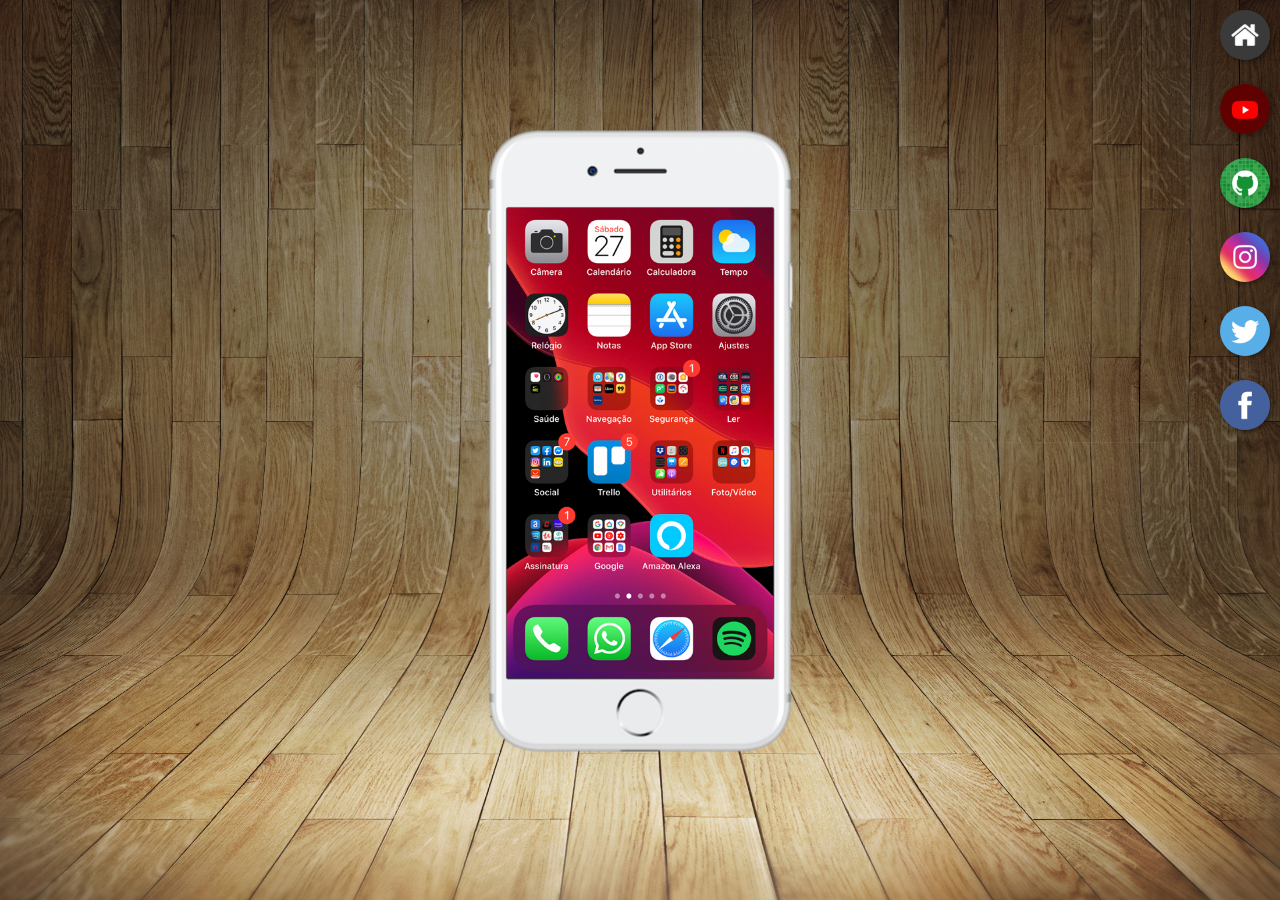
<file: index.html>
<!DOCTYPE html>
<html lang="pt-br">
<head>
  <meta charset="UTF-8">
  <meta name="viewport" content="width=device-width, initial-scale=1.0">
  <link rel="shortcut icon" href="favicon.ico" type="image/x-icon">
  <link rel="stylesheet" href="estilos/style.css">
  <title>Projeto redes sociais</title>
</head>
<body>
  <main>
    <section id="telefone">
      <iframe src="home.html" name="tela"id="tela" frameborder="0">
        navegador nao compativel
      </iframe>

    </section>
    <section id="redes">
      <a href="home.html" target="tela"><img src="imagens/logo-home.jpg" alt=""></a><br>
      <a href="youtube.html" target="tela"><img src="imagens/logo-youtube.jpg" alt=""></a><br>
      <a href="github.html" target="tela"><img src="imagens/logo-github.jpg" alt=""></a><br>
      <a href="intagram.html" target="tela"><img src="imagens/logo-instagram.jpg" alt=""></a><br>
      <a href="twiter.html" target="tela"><img src="imagens/logo-twitter.jpg" alt=""></a><br>
      <a href="facebook.html" target="tela"><img src="imagens/logo-facebook.jpg" alt=""></a><br>

    </section>
  </main><br>
</body>
</html>
</file>
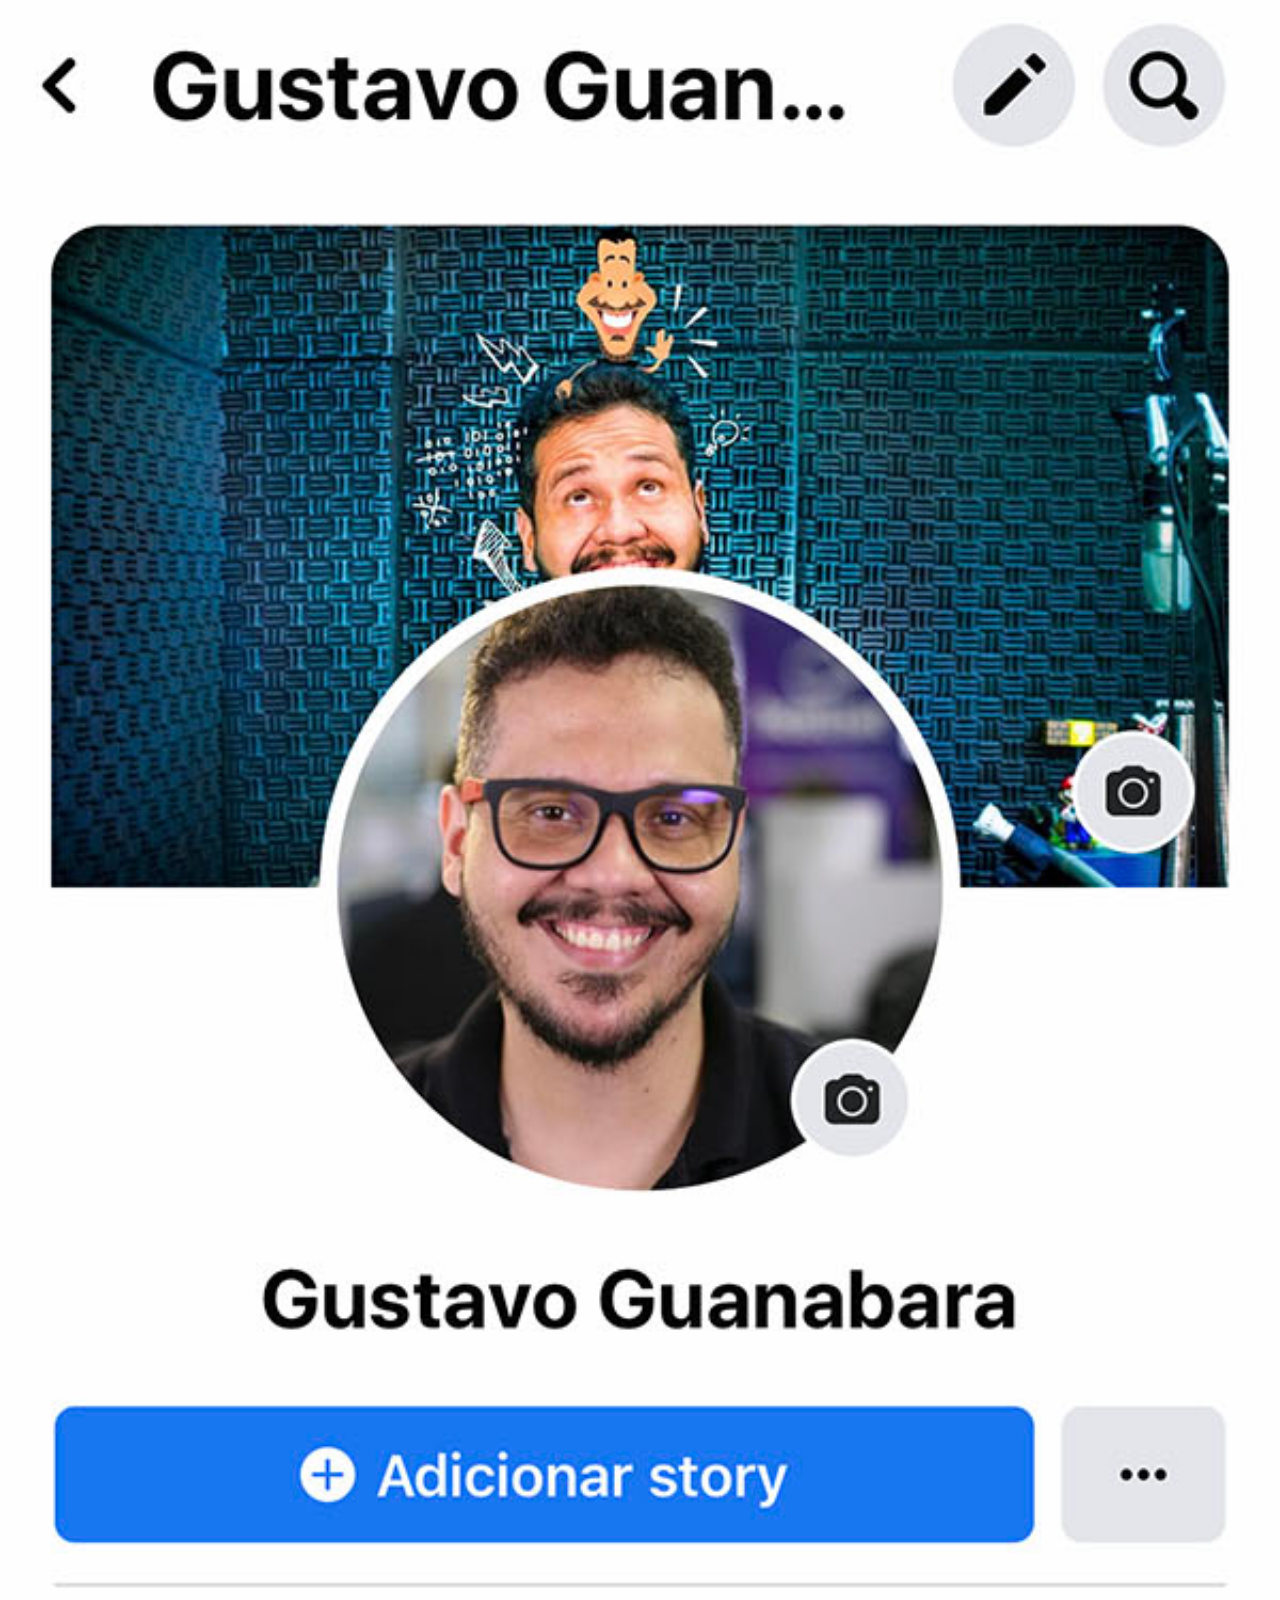
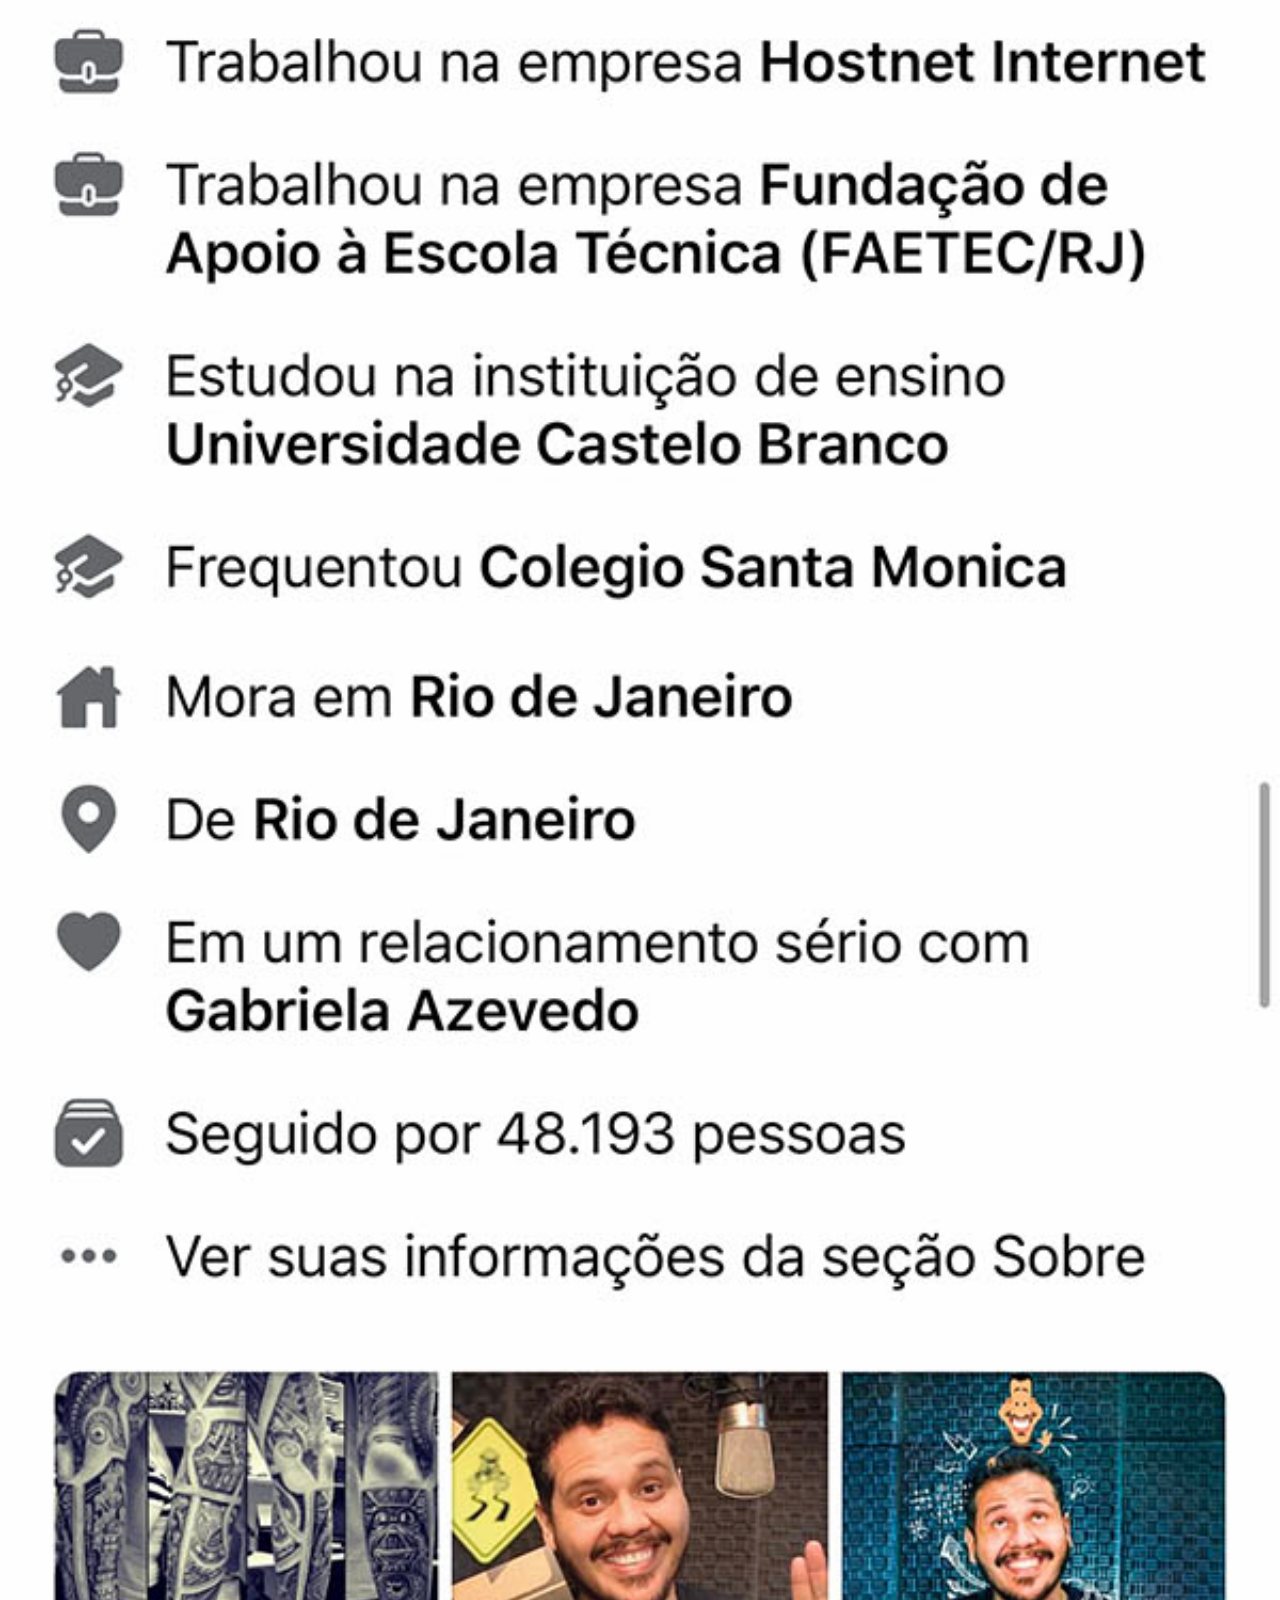
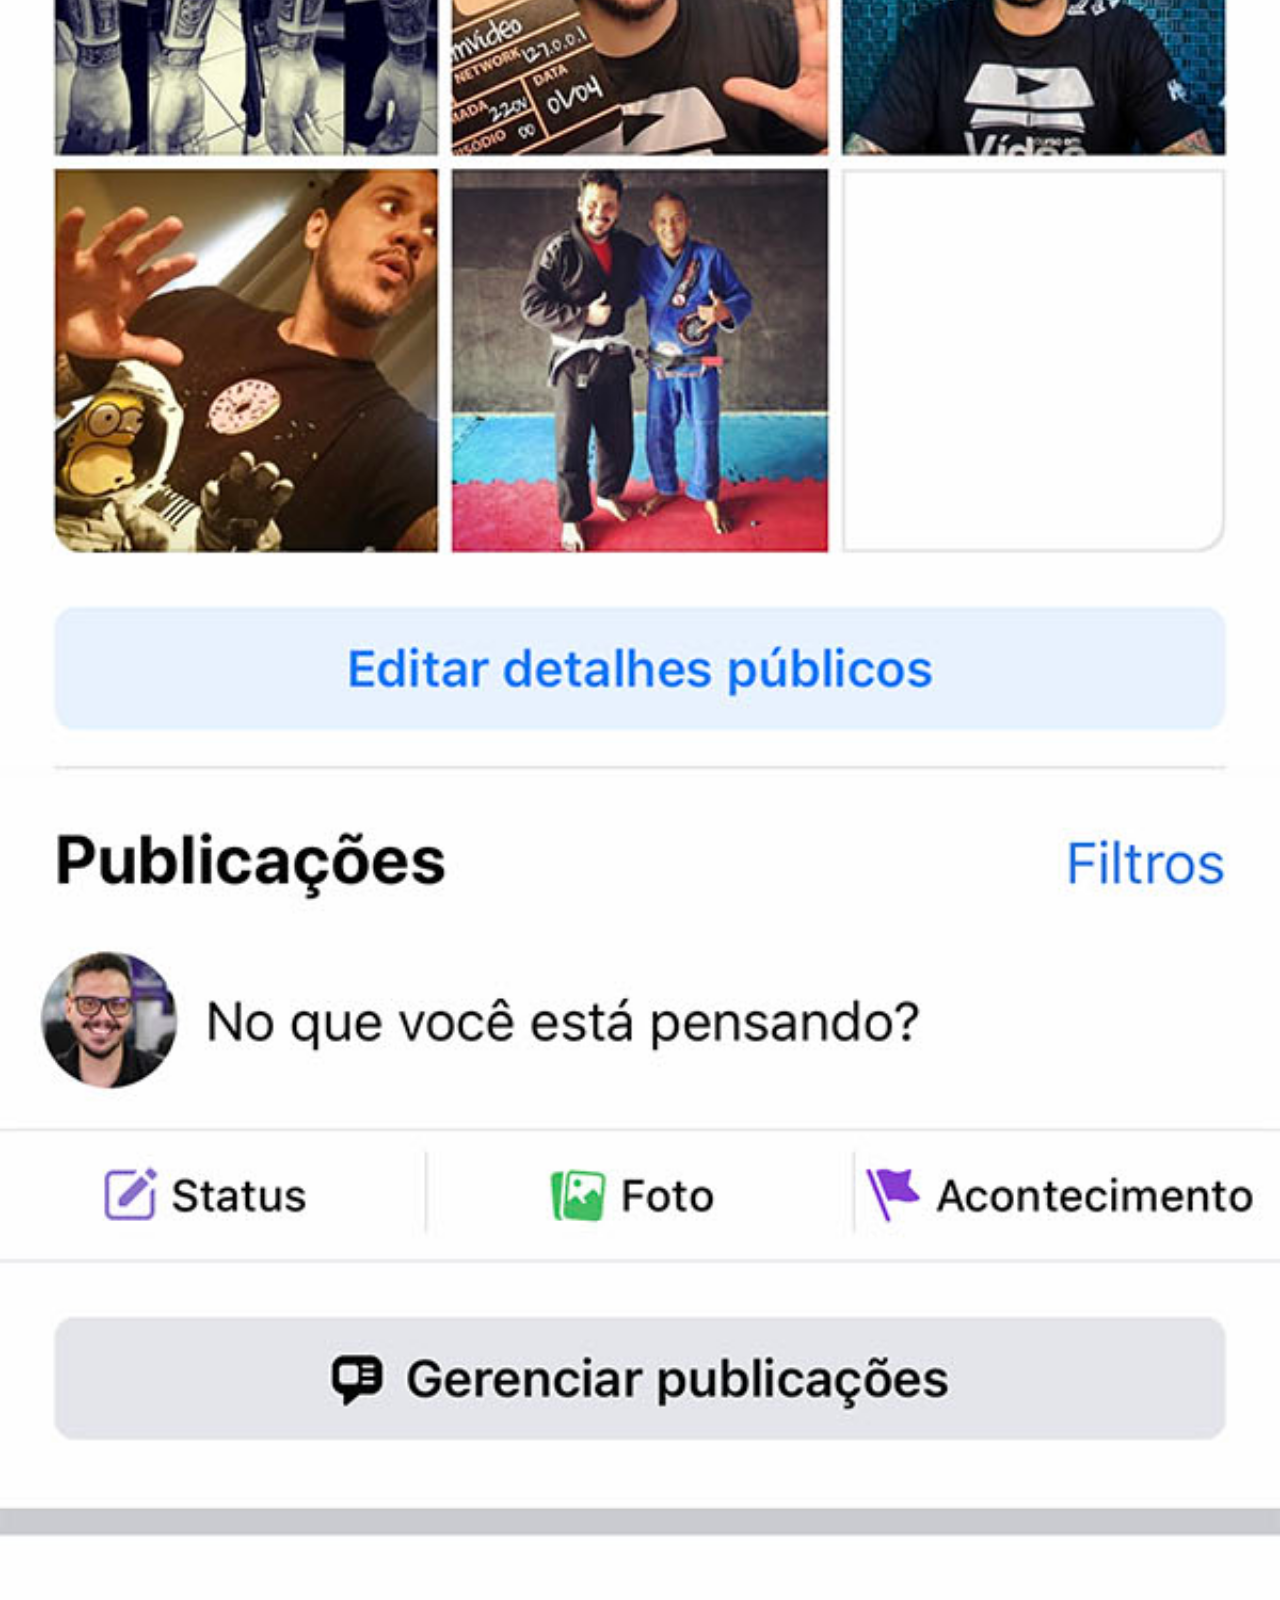
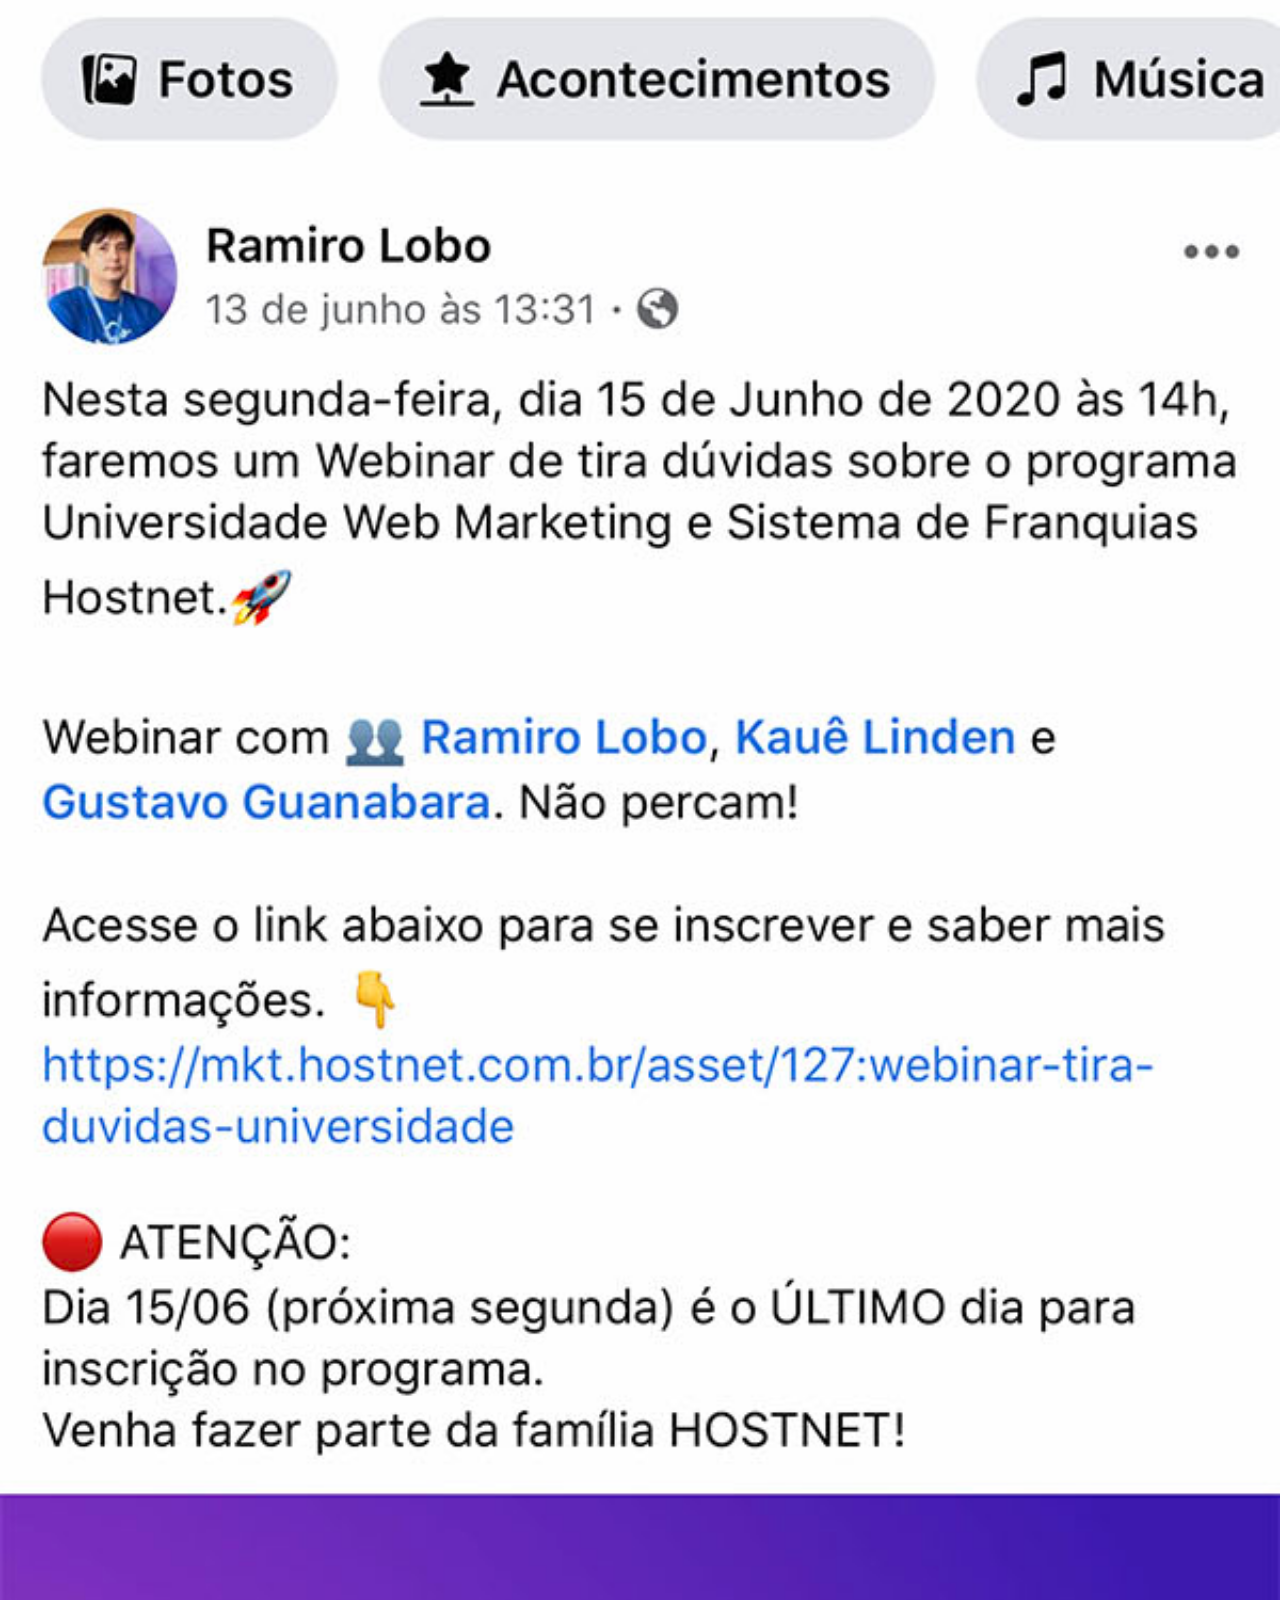
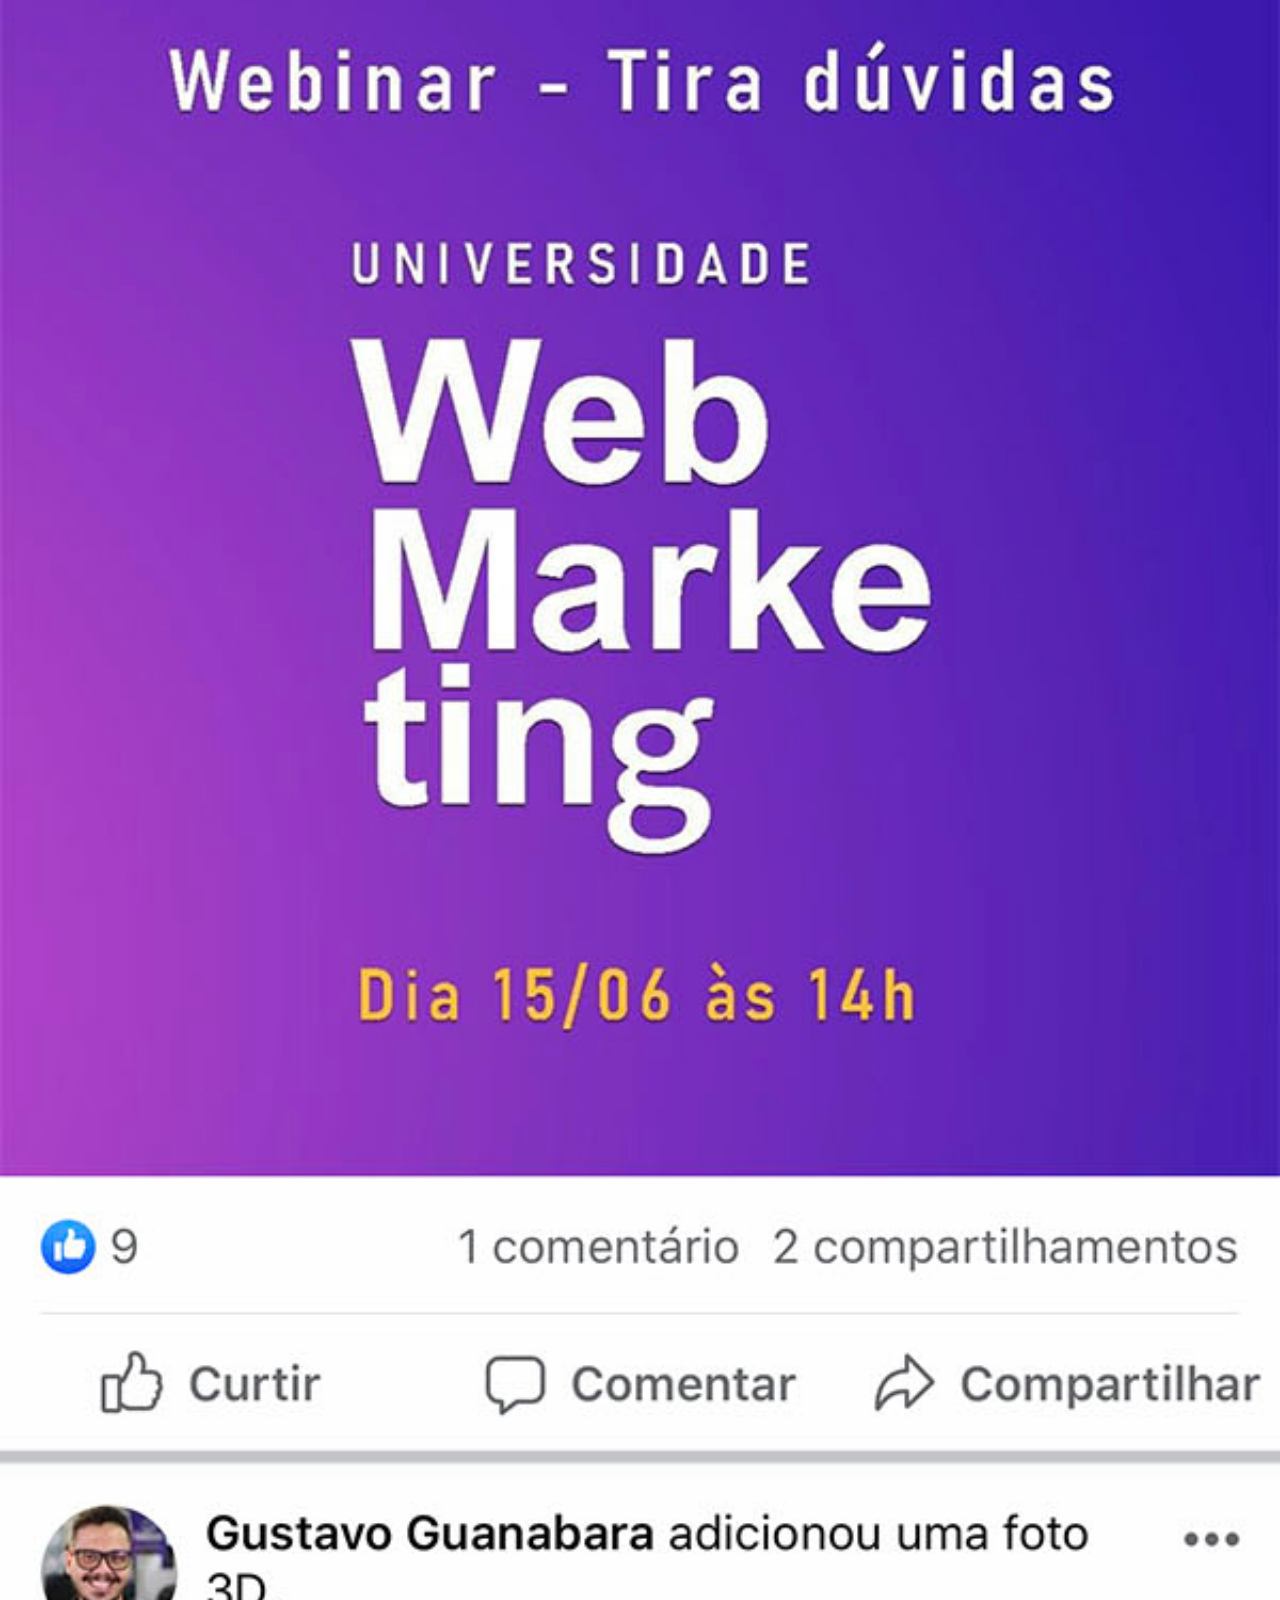
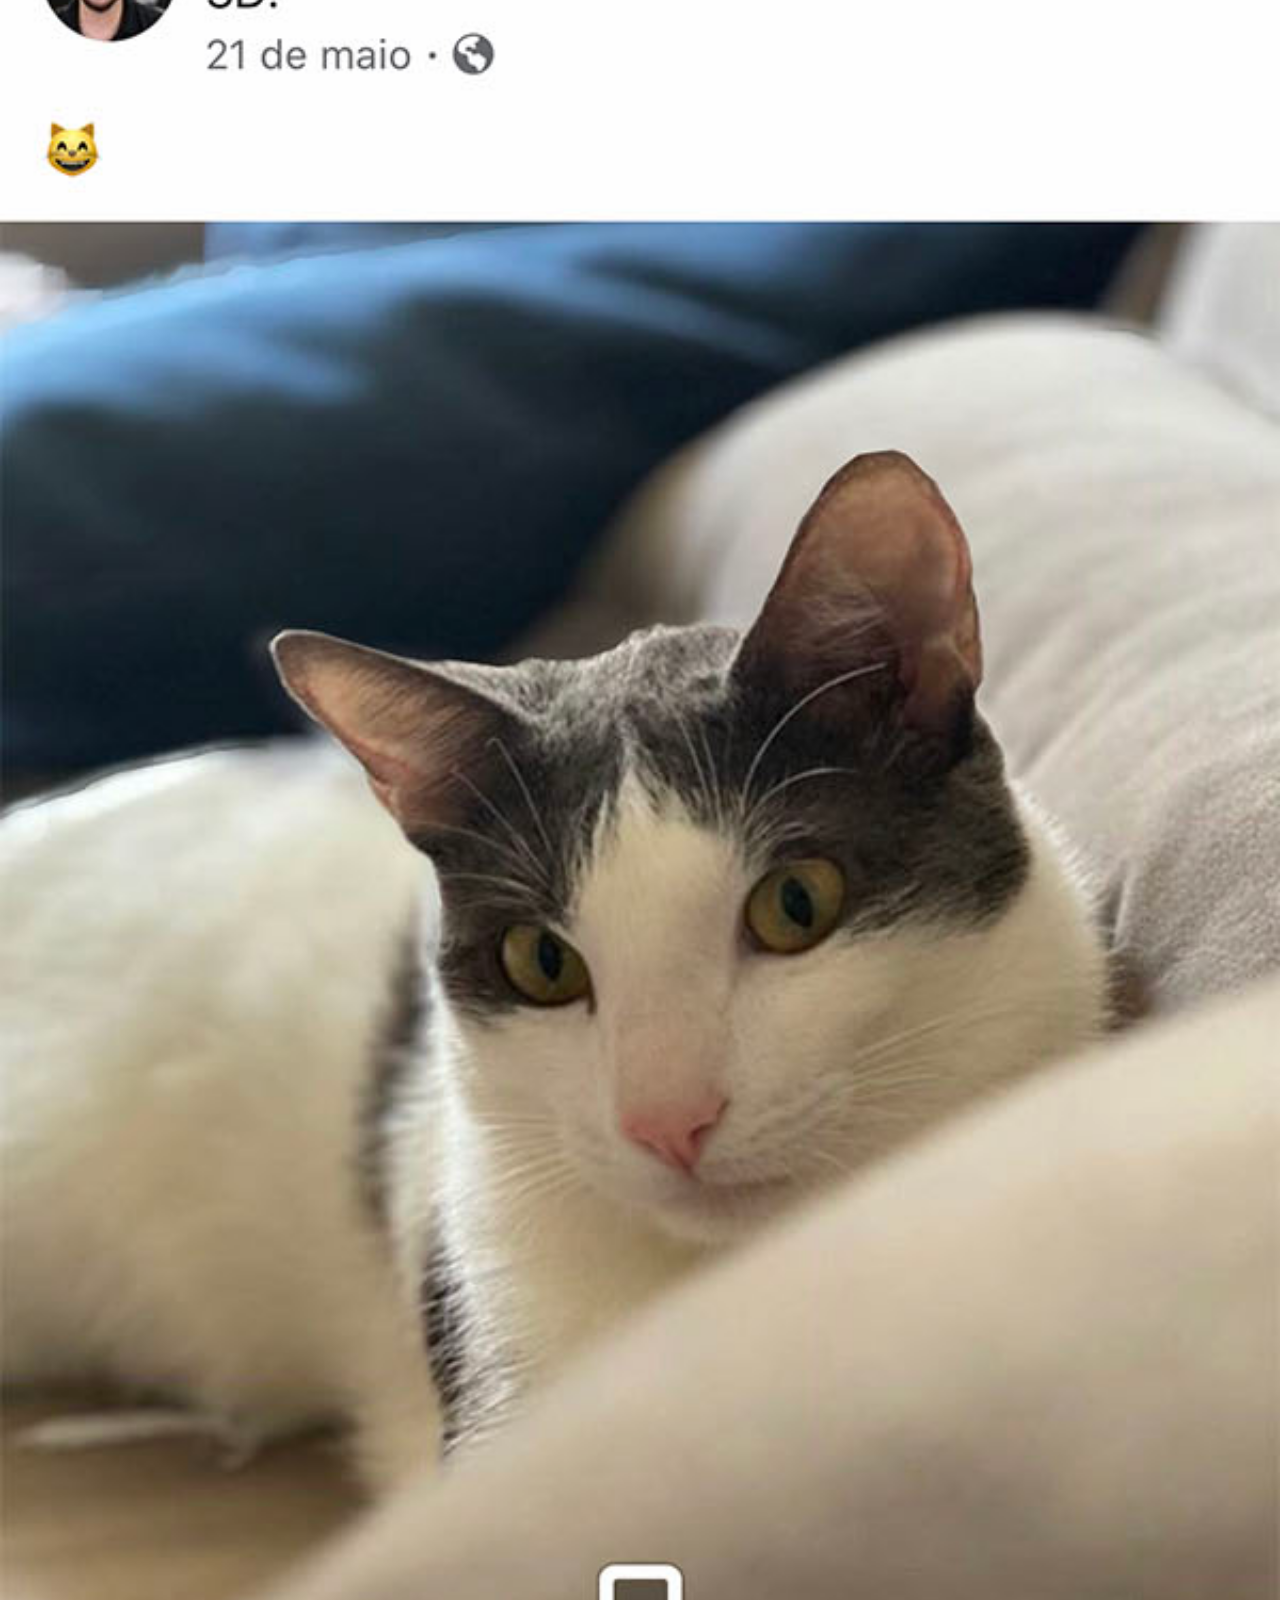
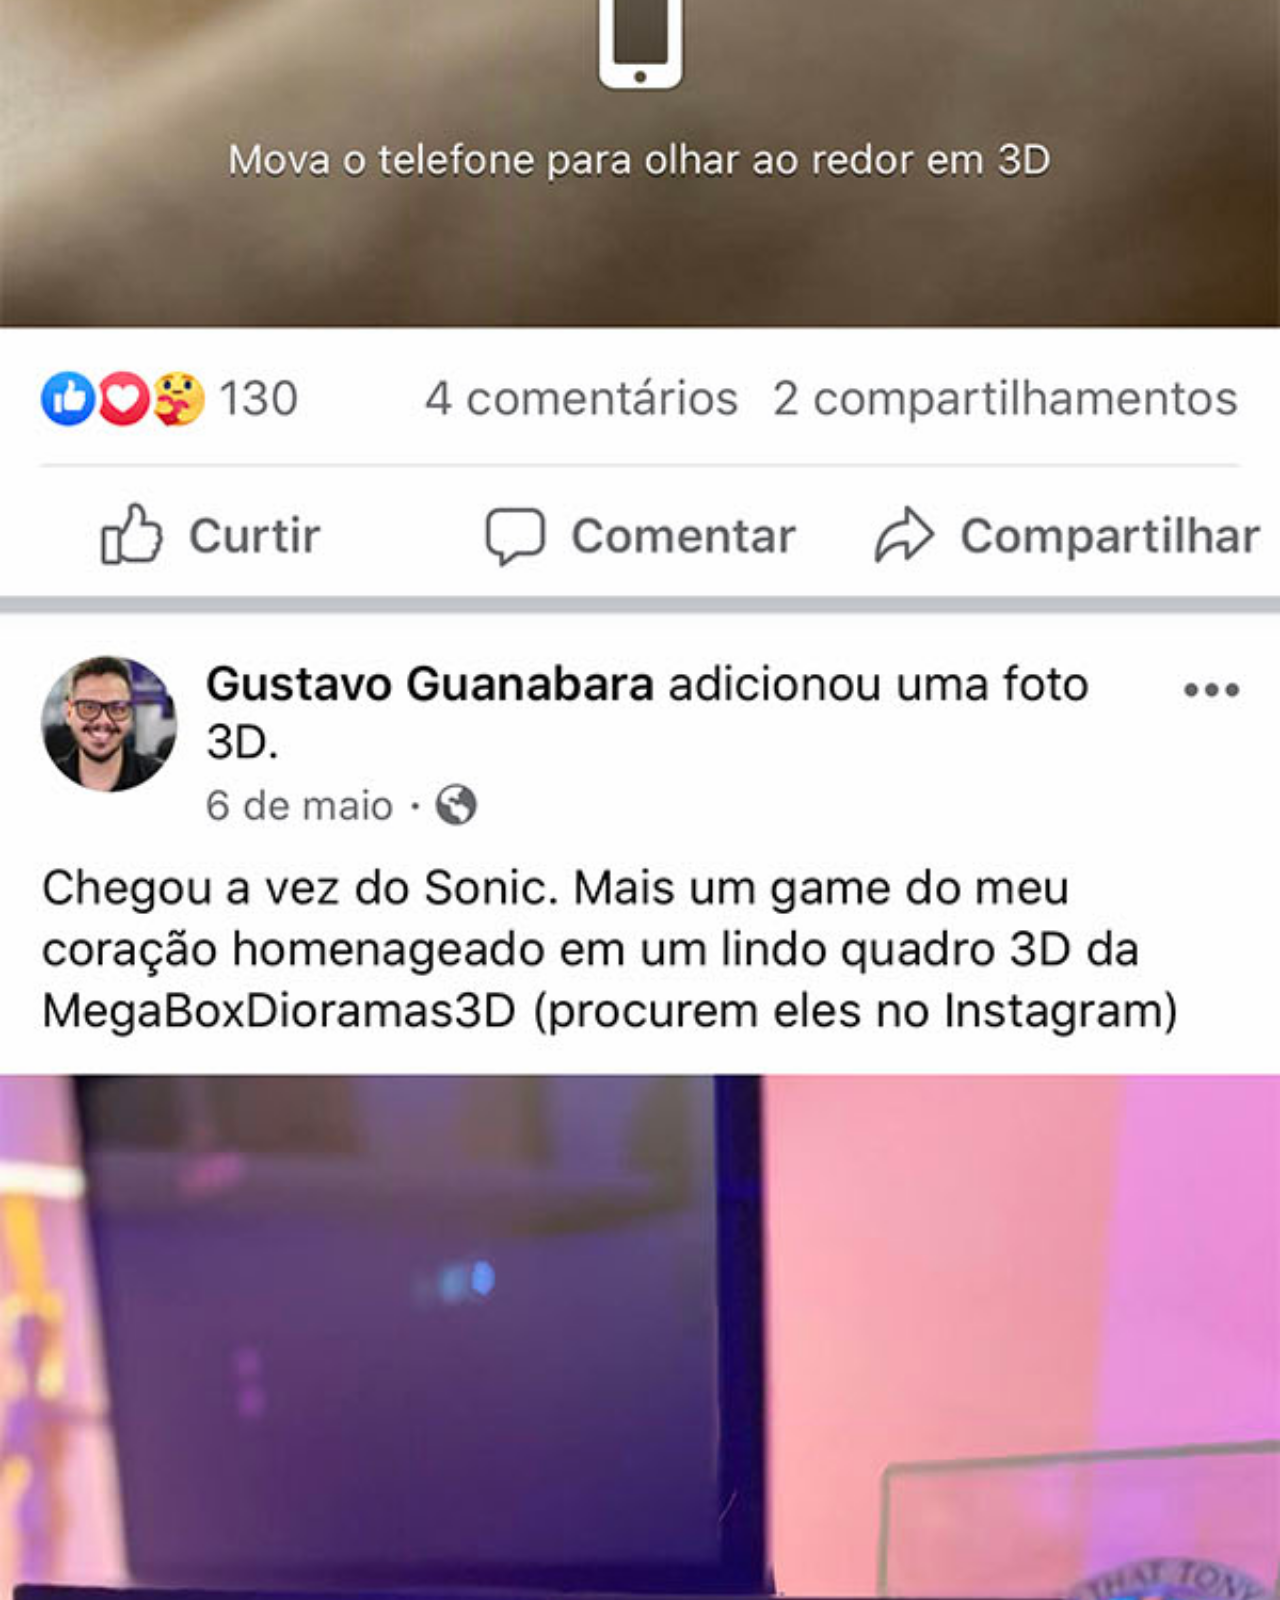
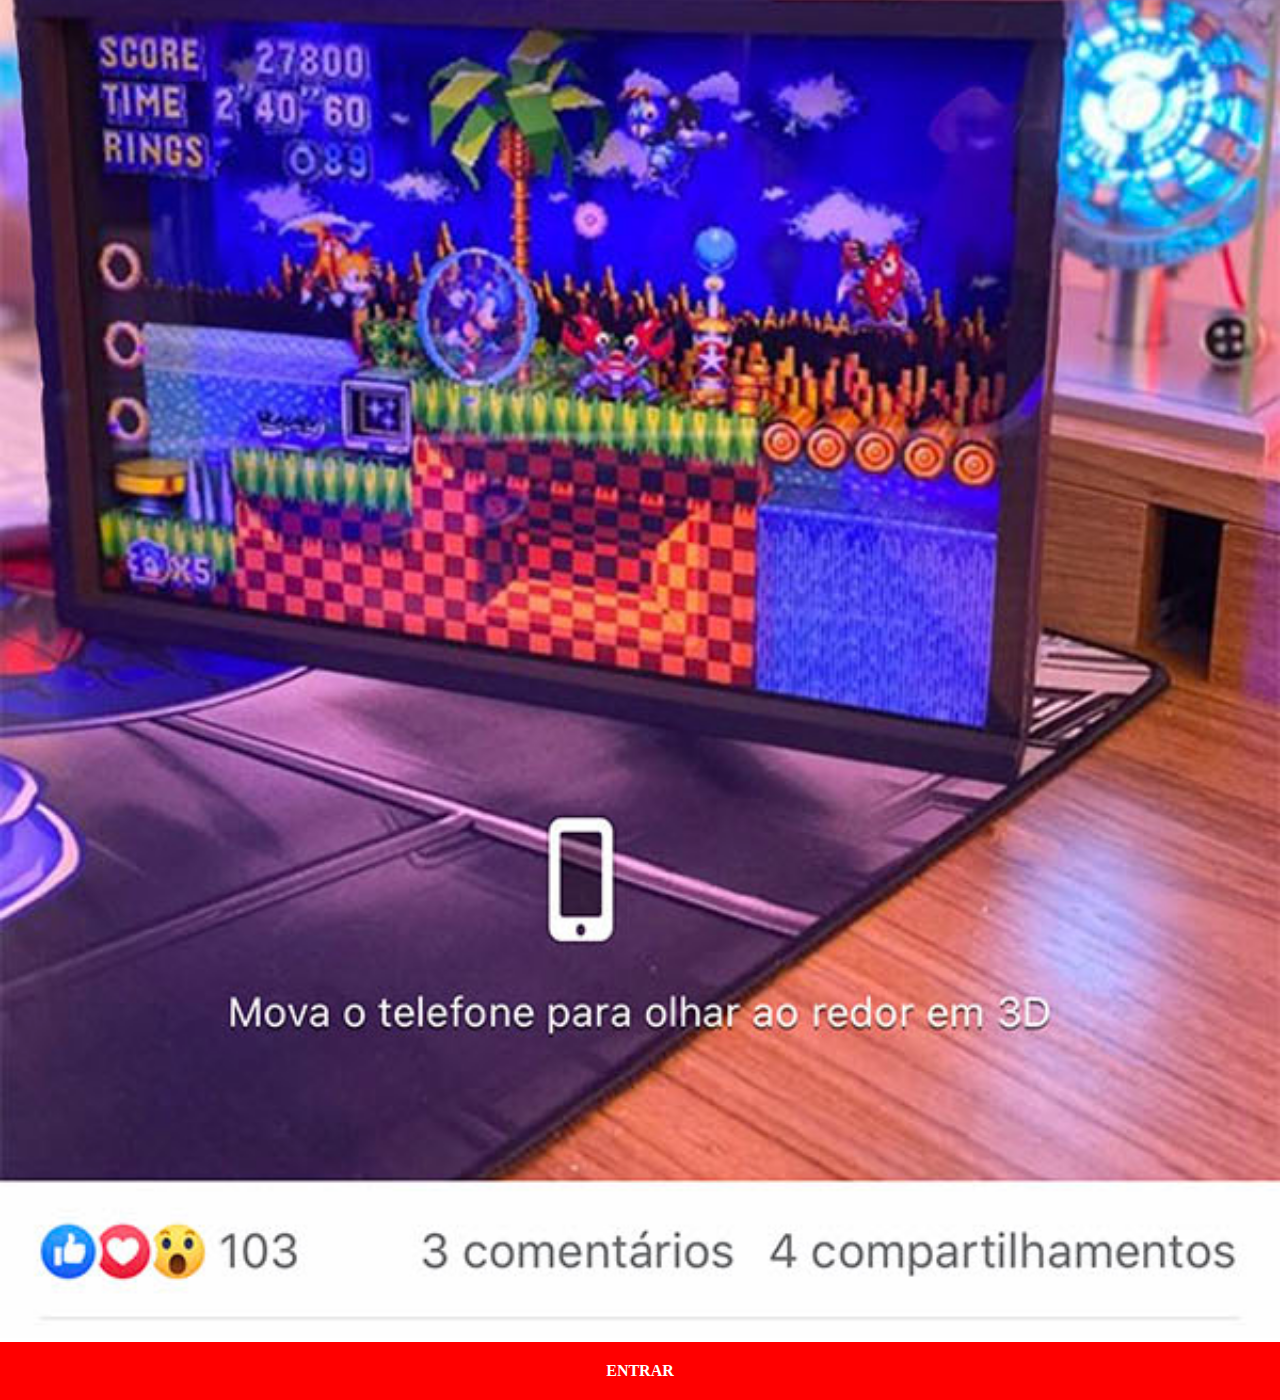
<file: facebook.html>
<!DOCTYPE html>
<html lang="pt-br">
<head>
  <meta charset="UTF-8">
  <meta name="viewport" content="width=device-width, initial-scale=1.0">
  <title>logo-facebook</title>
  <link rel="stylesheet" href="estilos/social.css">
 <img src="imagens/tela-facebook.jpg" alt="">
  <a href="https://www.facebook.com/?locale=pt_BR" target="_blank" >ENTRAR</a>
</head>
<body>
  
</body>
</html>
</file>
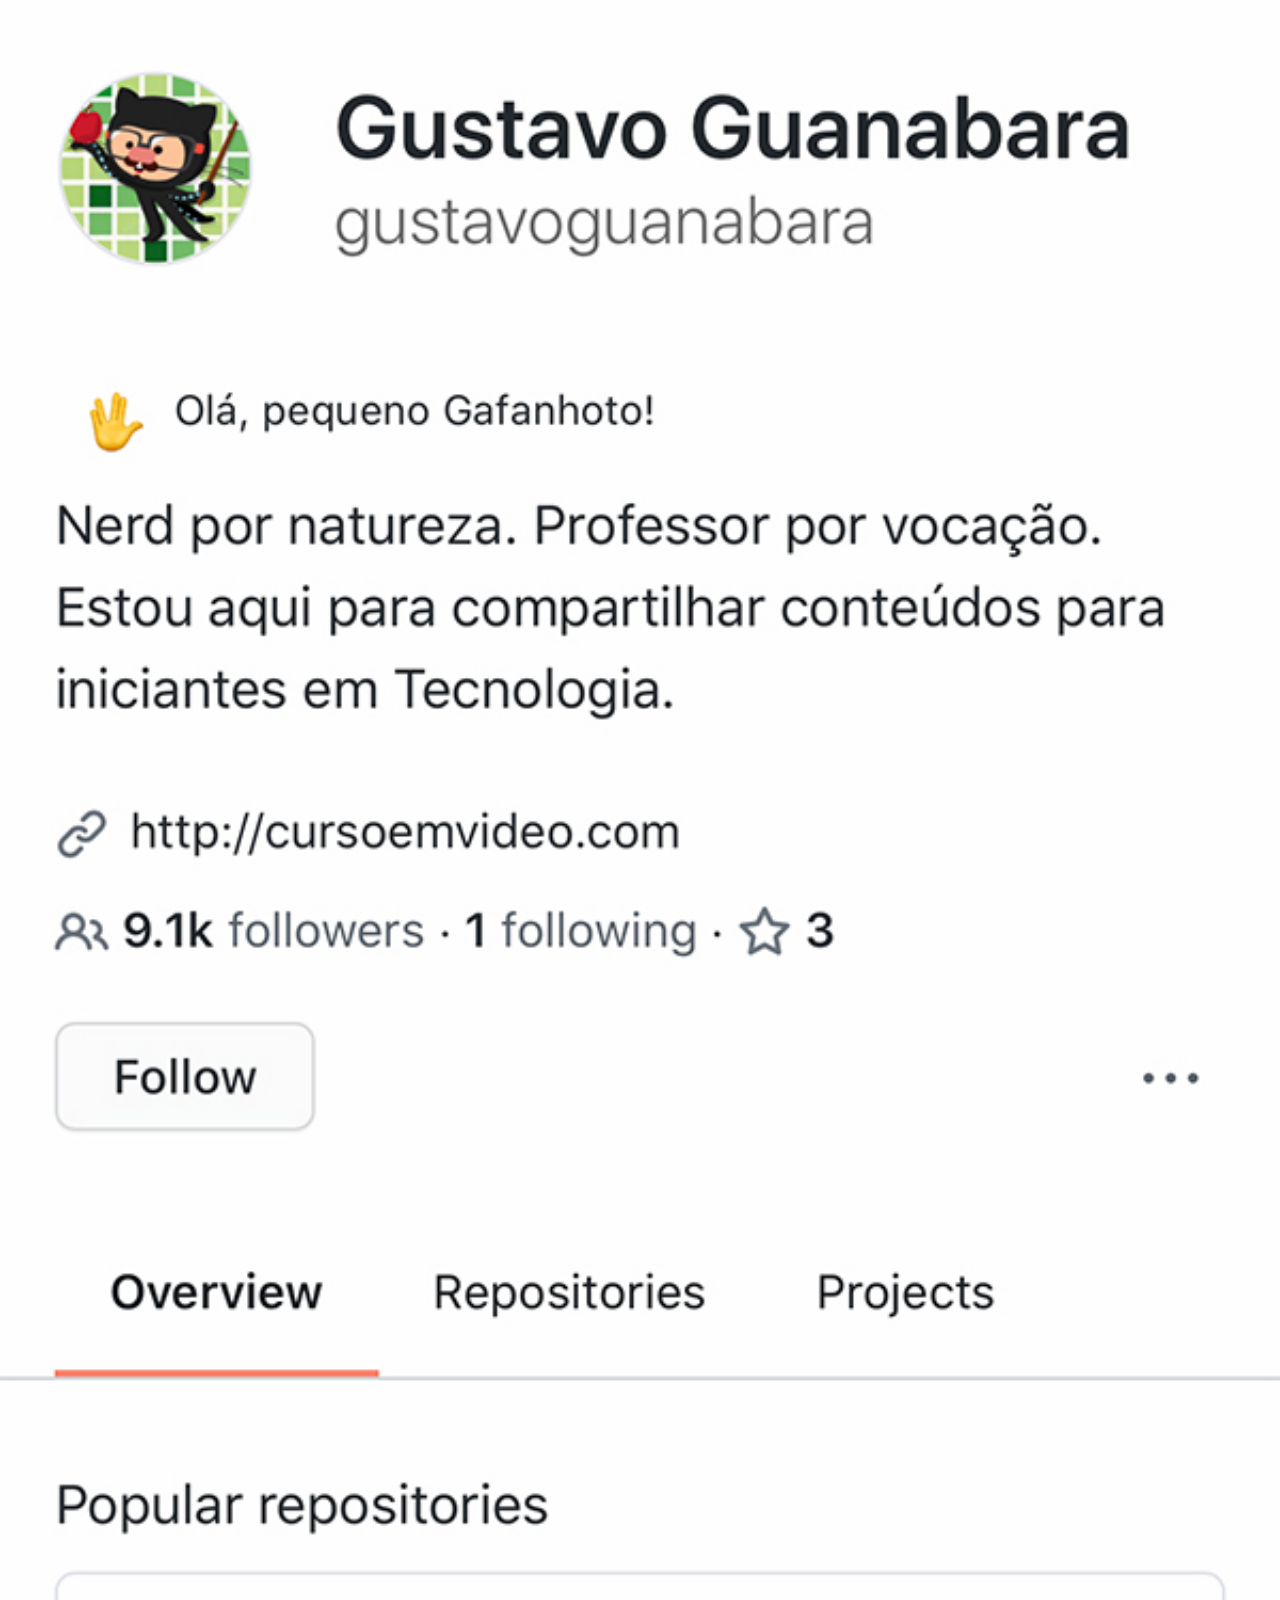
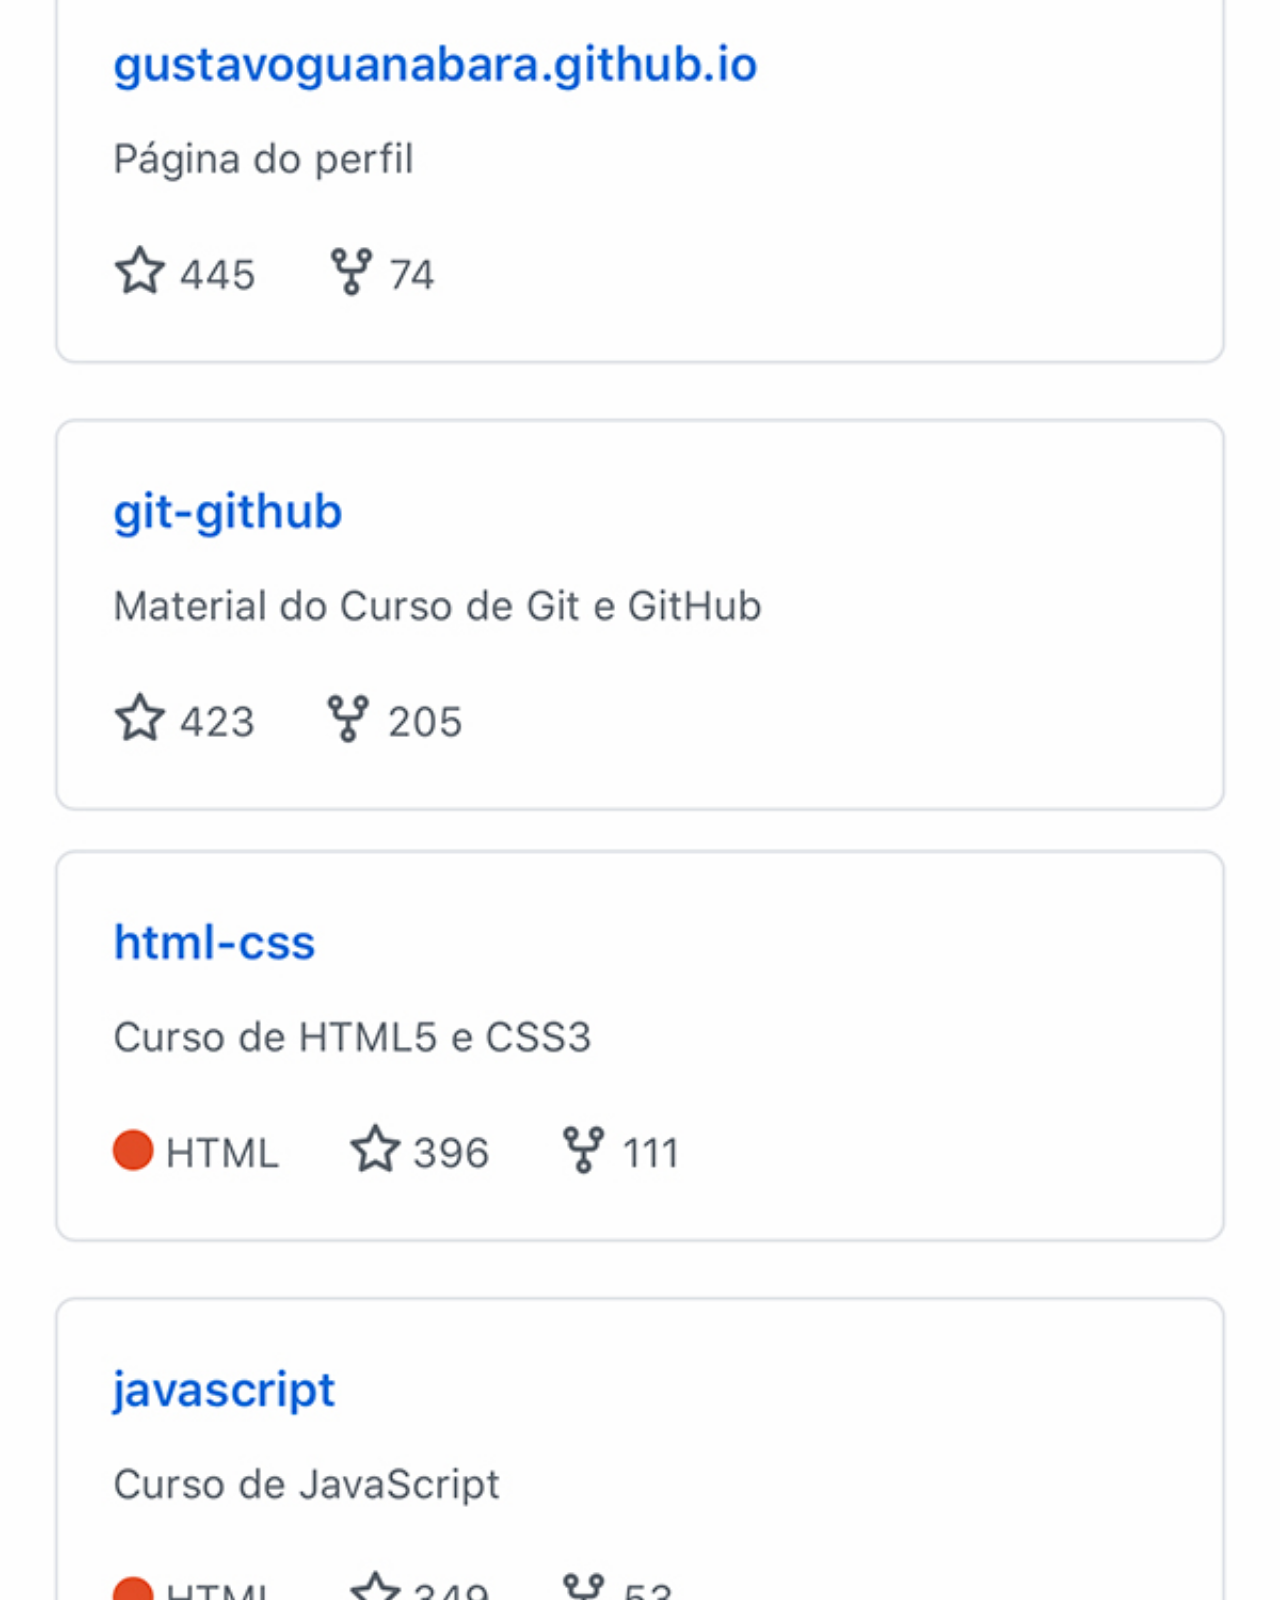
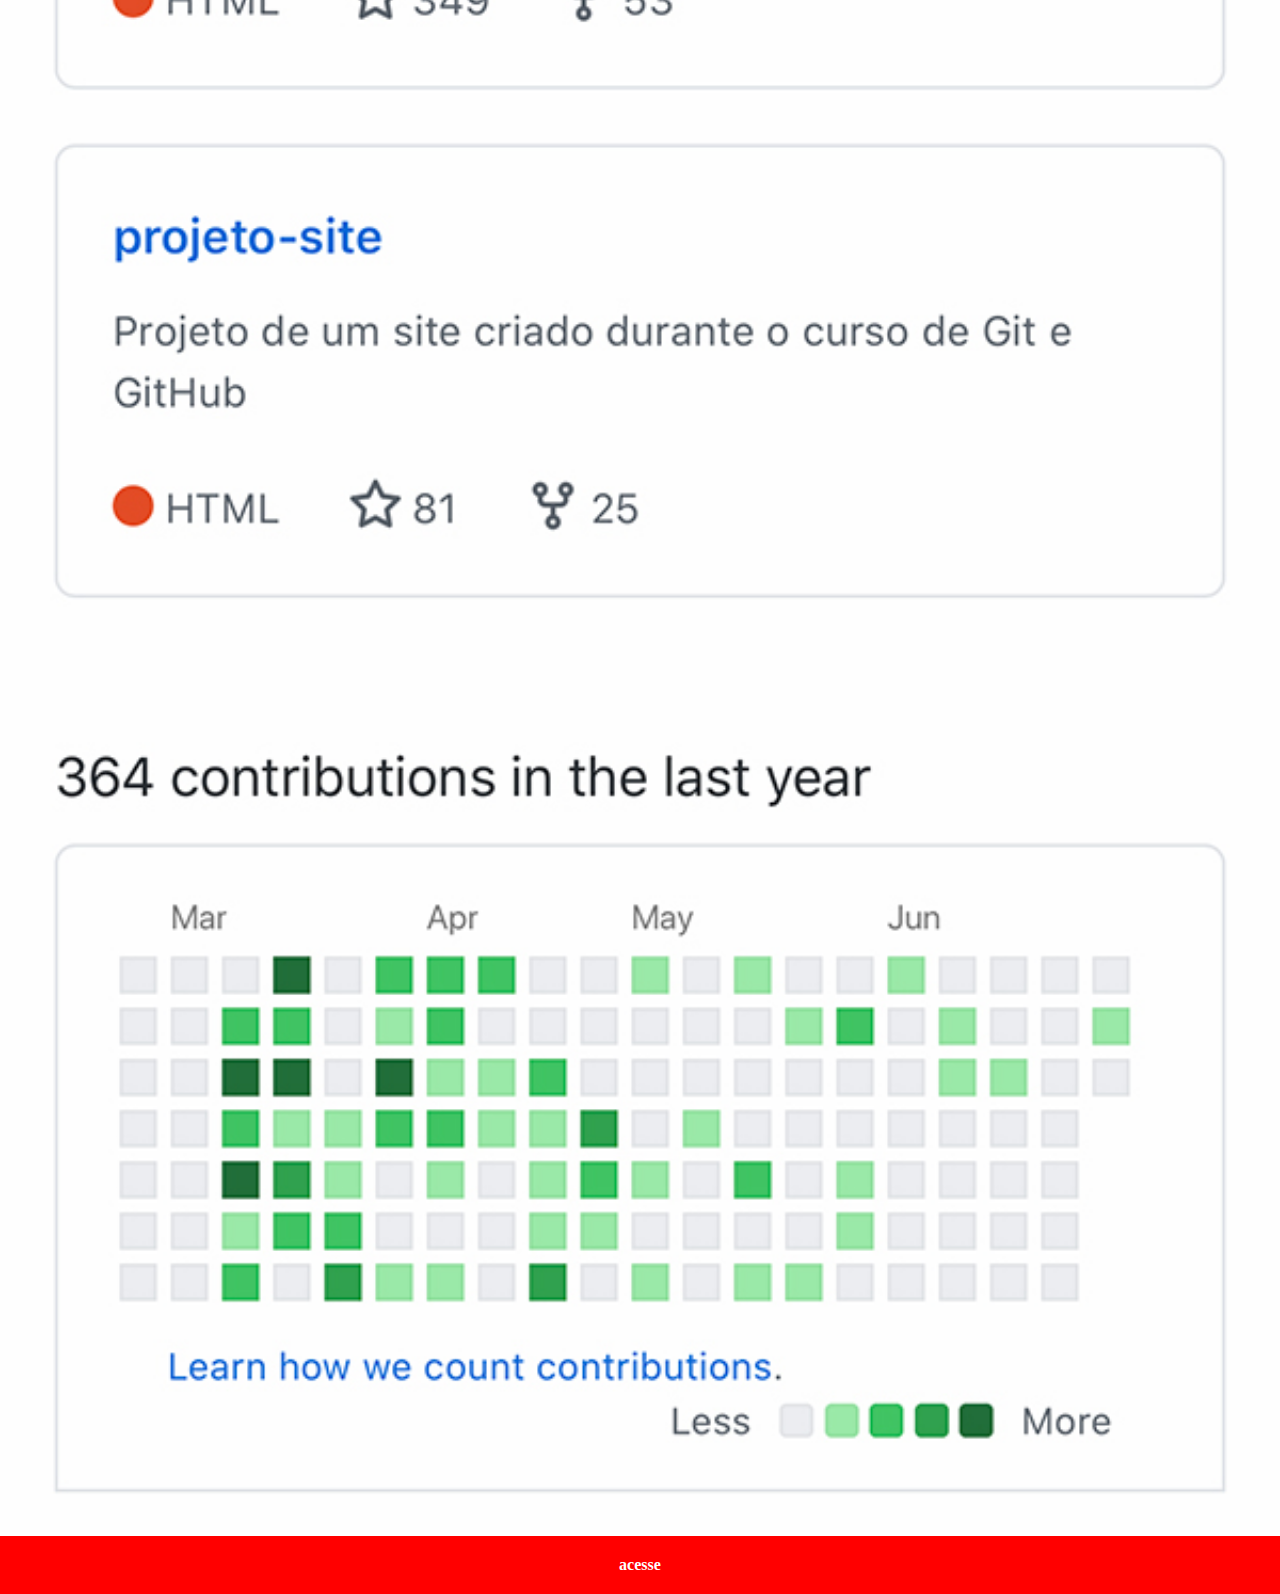
<file: github.html>
<!DOCTYPE html>
<html lang="pt-br">
<head>
  <meta charset="UTF-8">
  <meta name="viewport" content="width=device-width, initial-scale=1.0">
  <title>Github</title>
  <link rel="stylesheet" href="estilos/social.css">
</head>
<body>
  <img src="imagens/tela-github.jpg" alt="github">
  <a href="https://github.com/Vinicius-s-c-s" target="_blank">acesse</a>
</body>
</html>
</file>
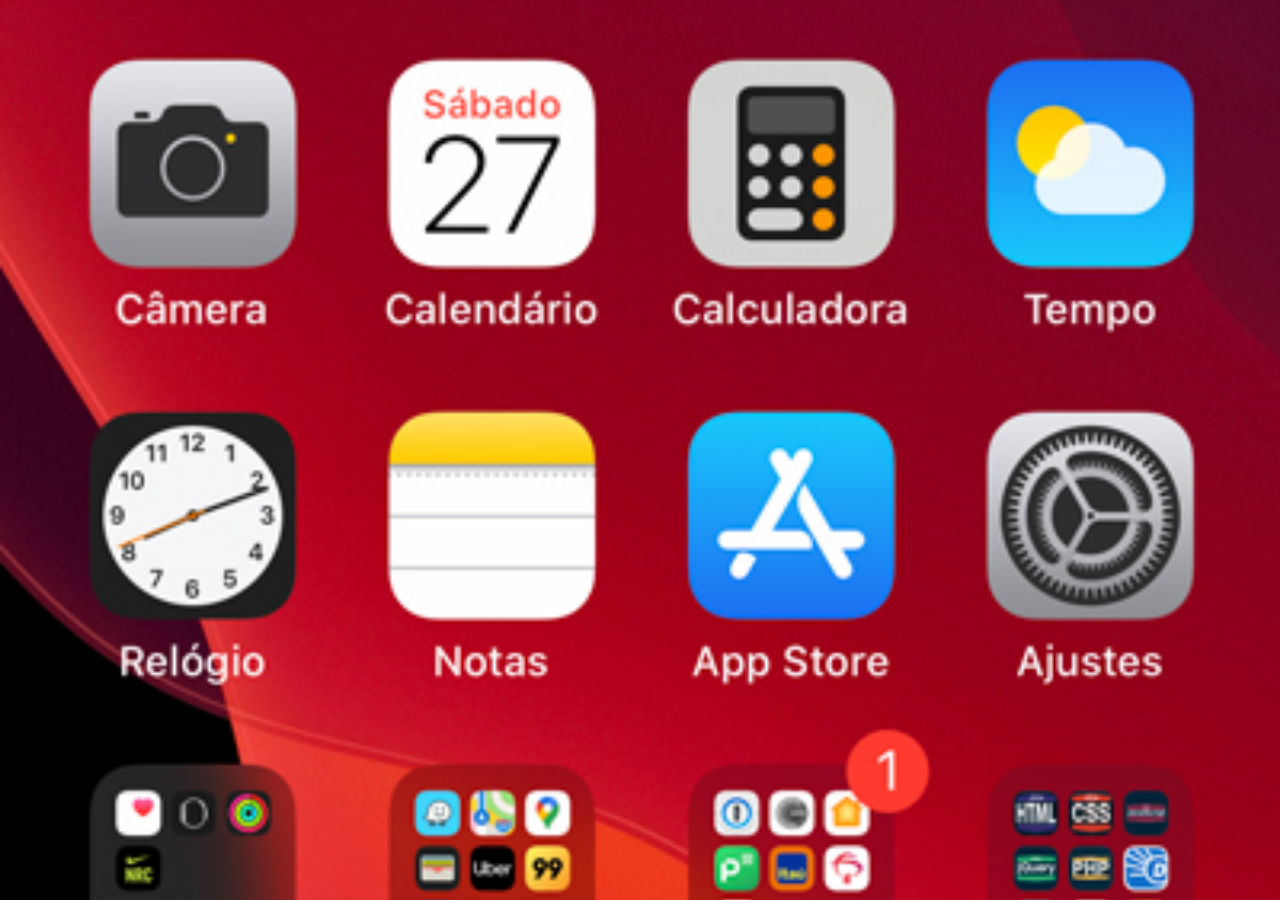
<file: home.html>
<!DOCTYPE html>
<html lang="pt-br">
<head>
  <meta charset="UTF-8">
  <meta name="viewport" content="width=device-width, initial-scale=1.0">
  <title>Document</title>
</head>
<style>
  * {
    margin: 0px;
    padding: 0px;
  }
  body {
    width: 100vw;
    height: 100vh;
    background: url('imagens/tela-home.jpg') no-repeat top center;
    background-size: cover;
  }
</style>
<body>
  
</body>
</html>
</file>
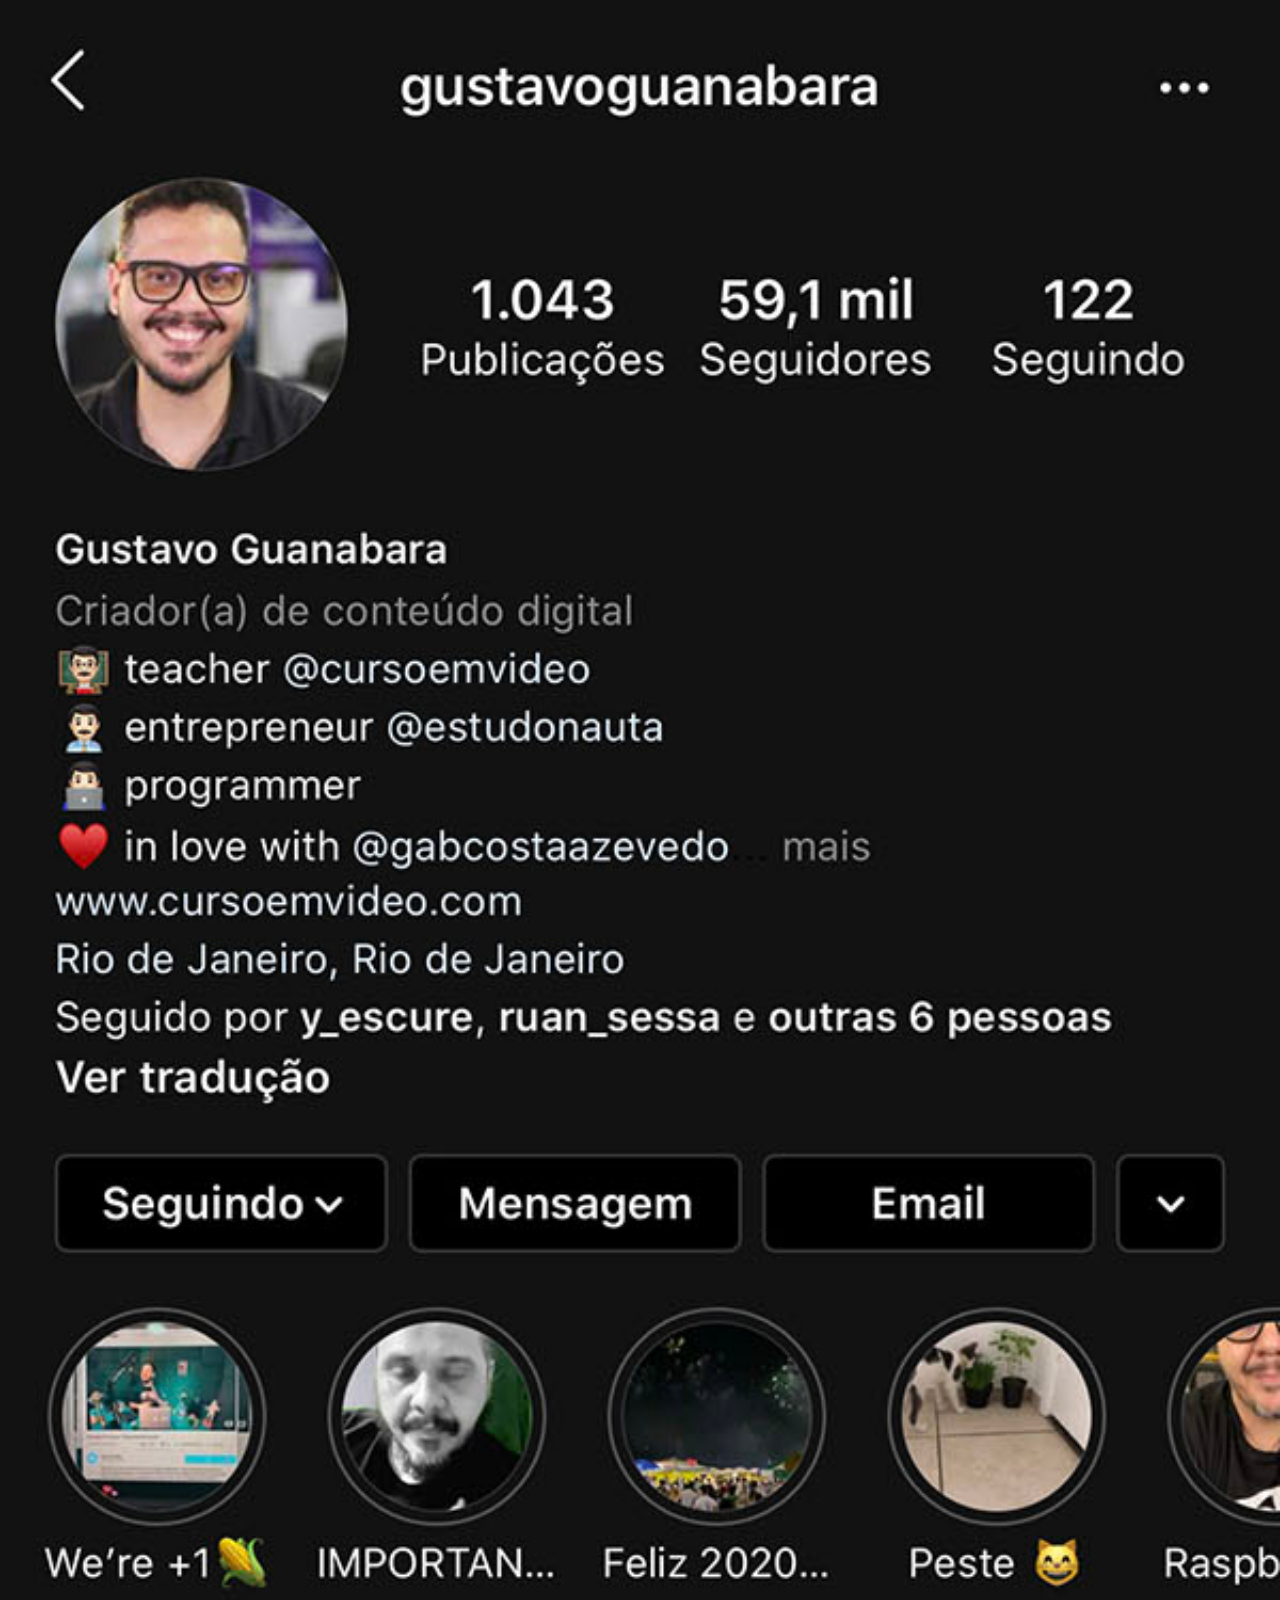
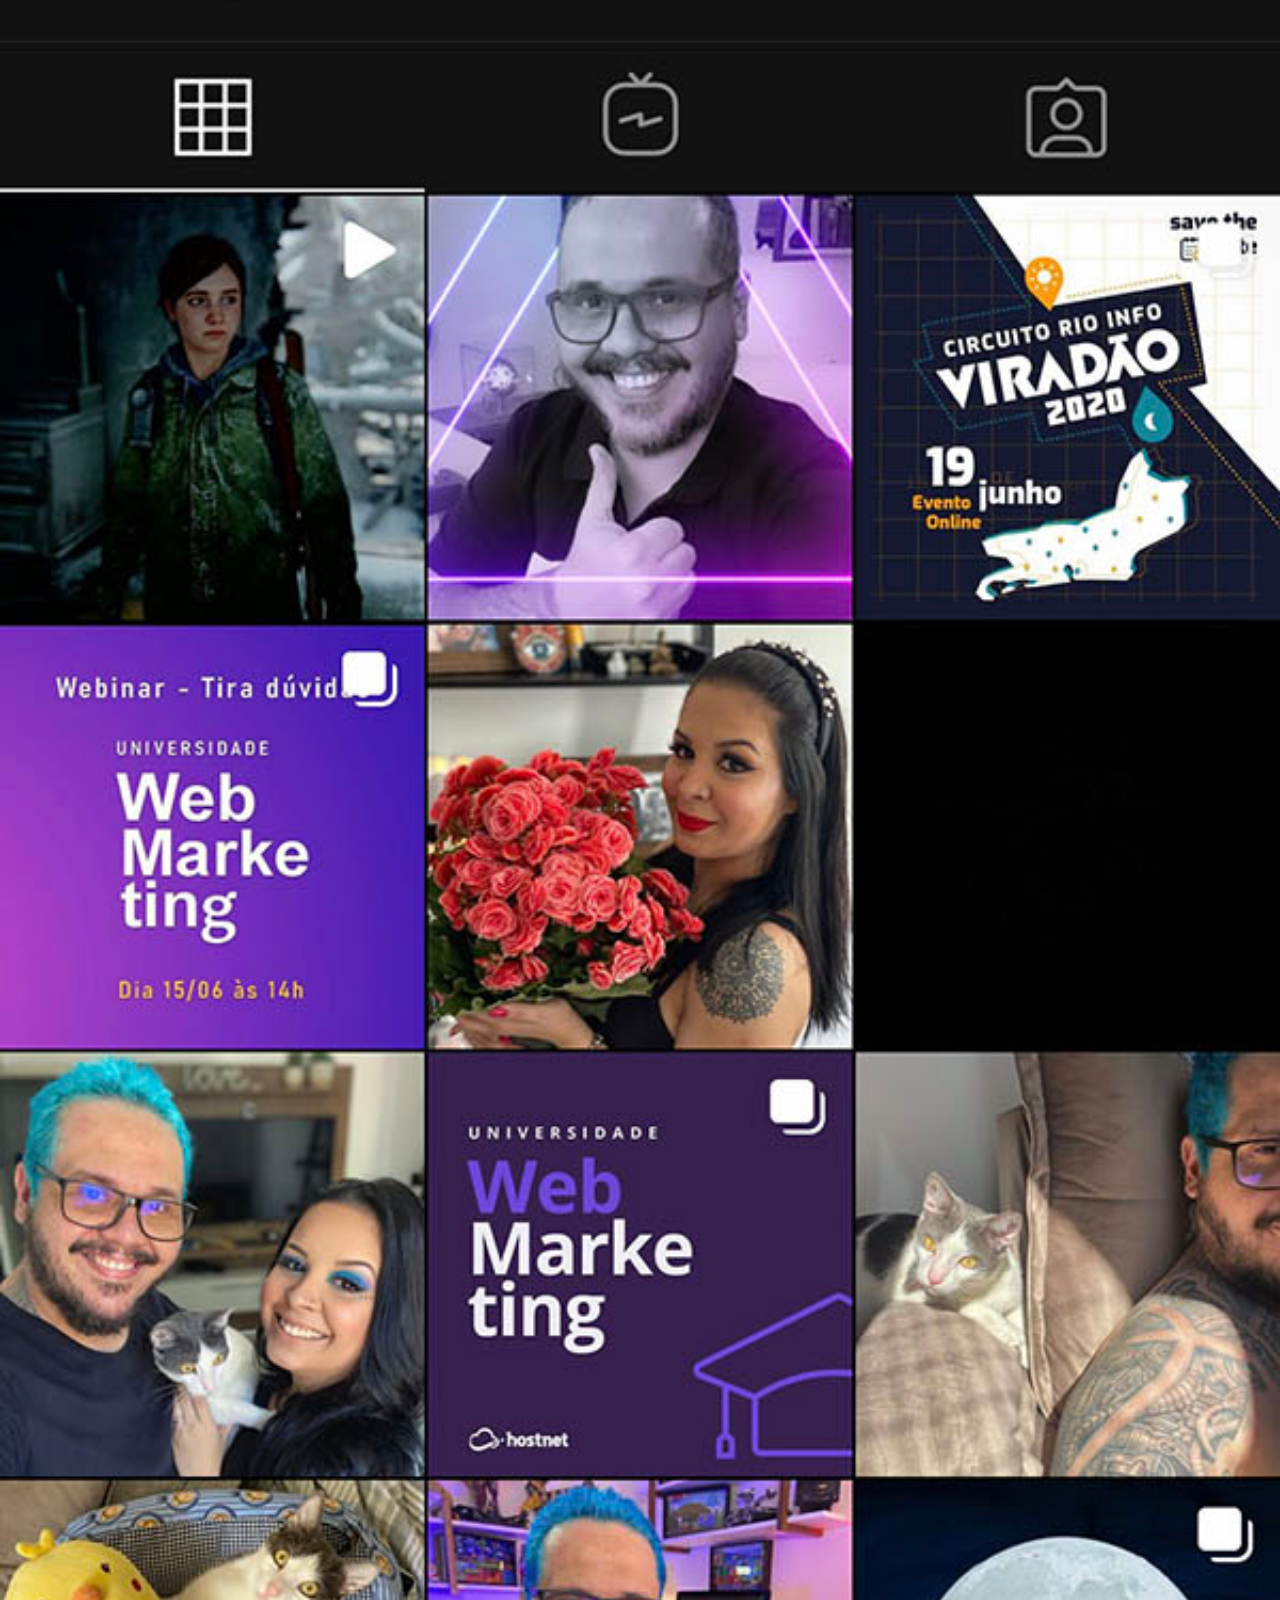
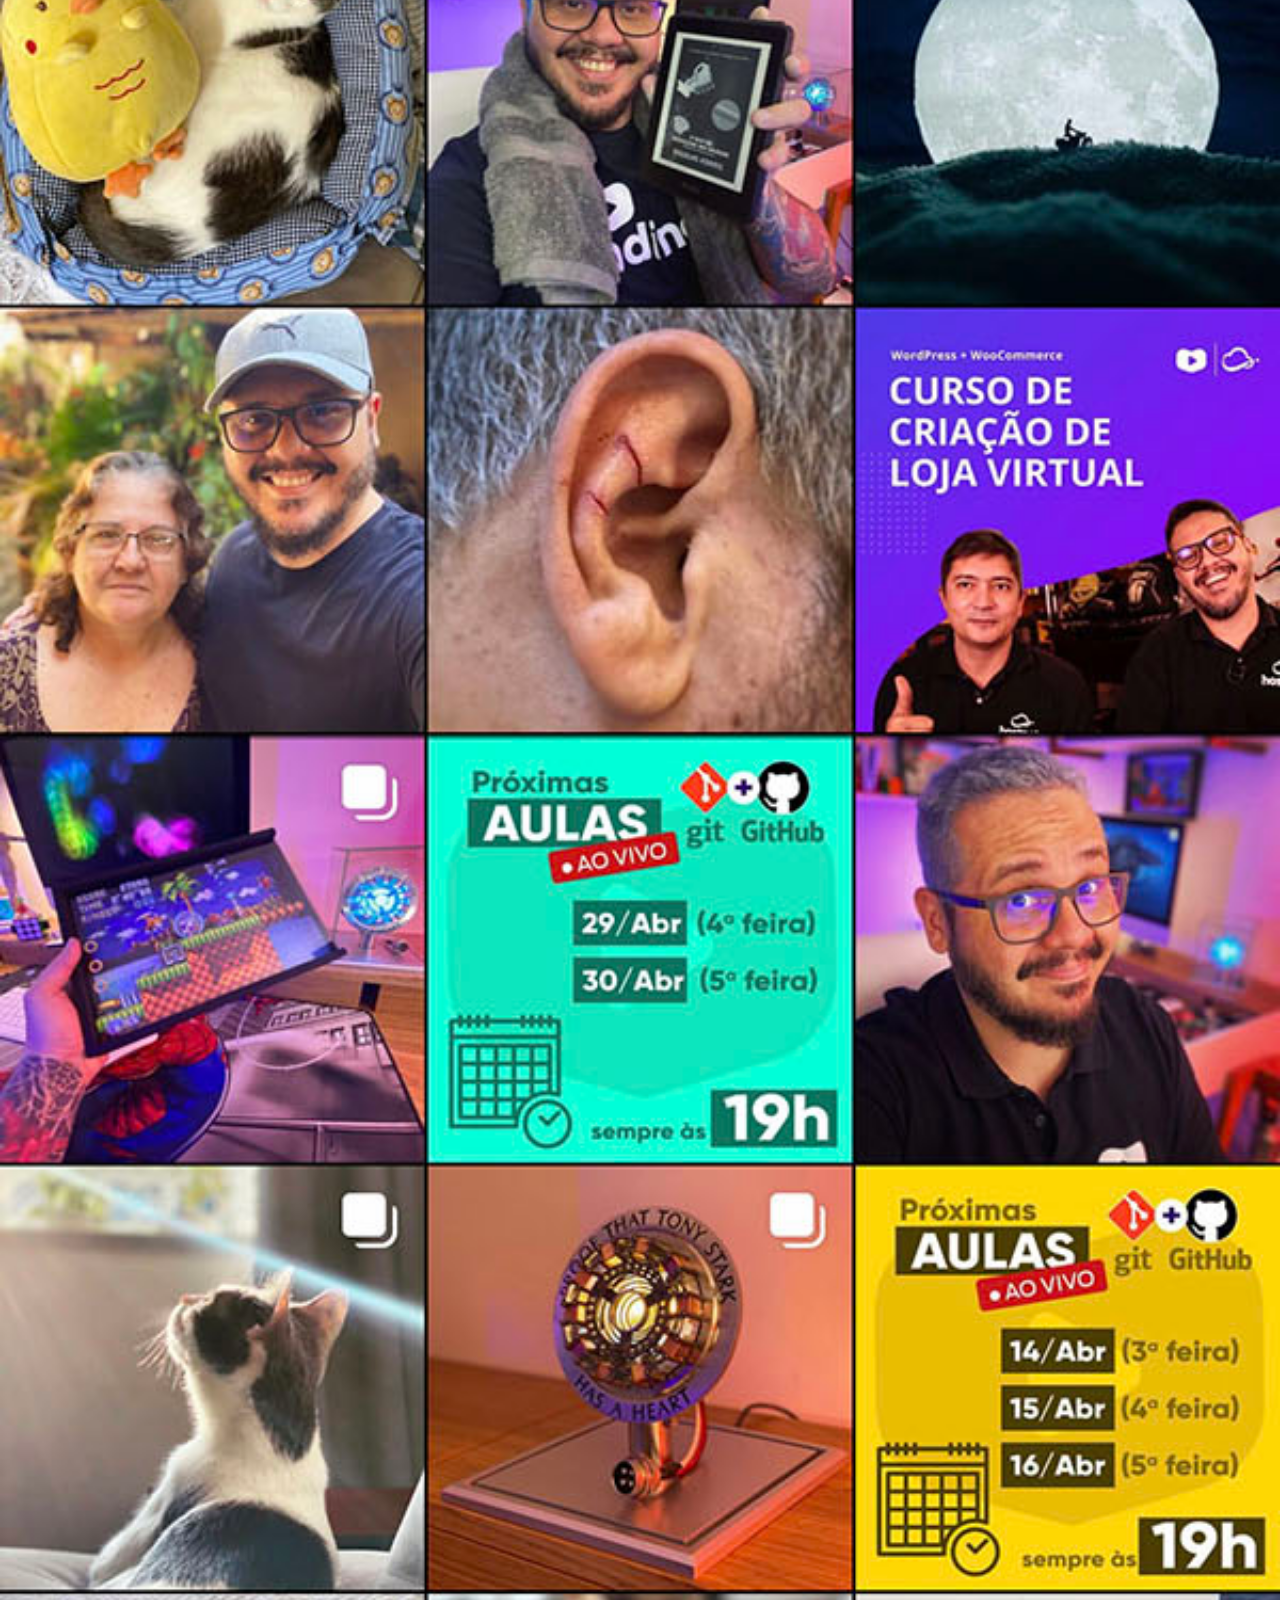
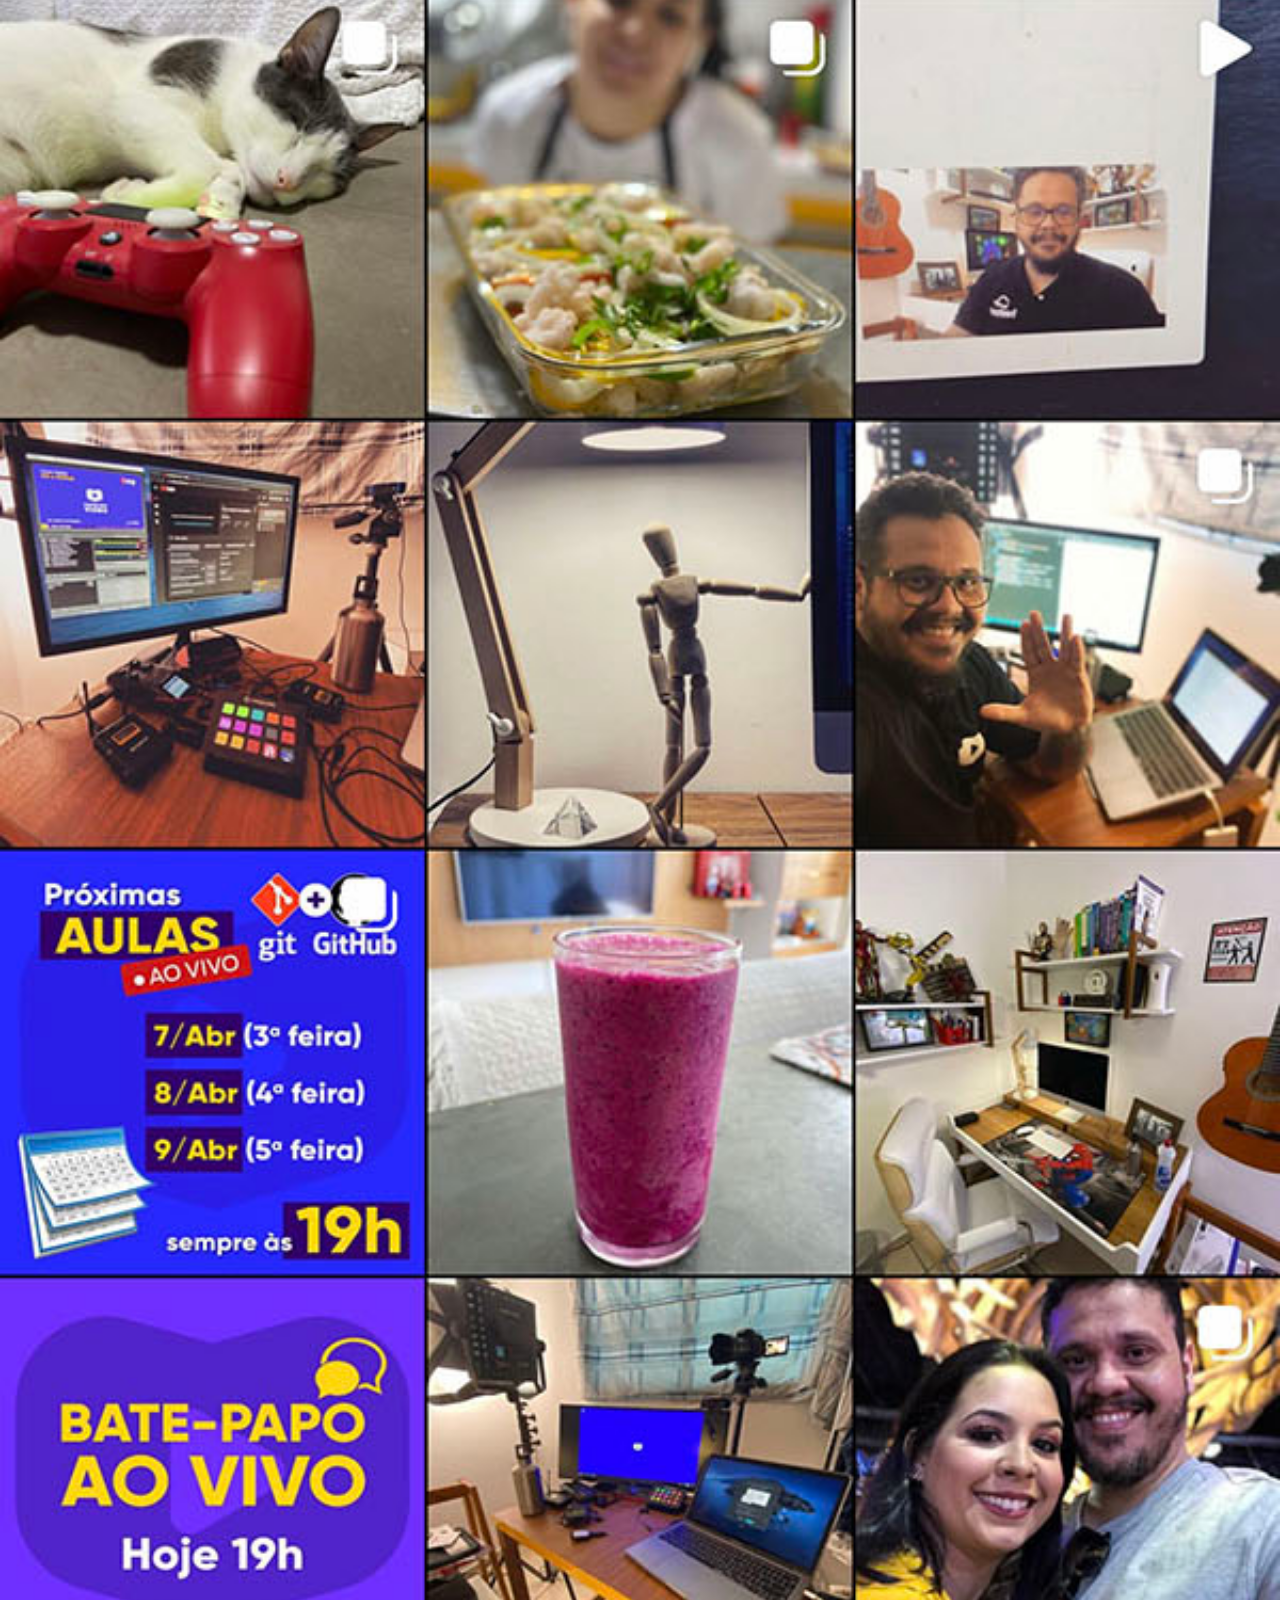
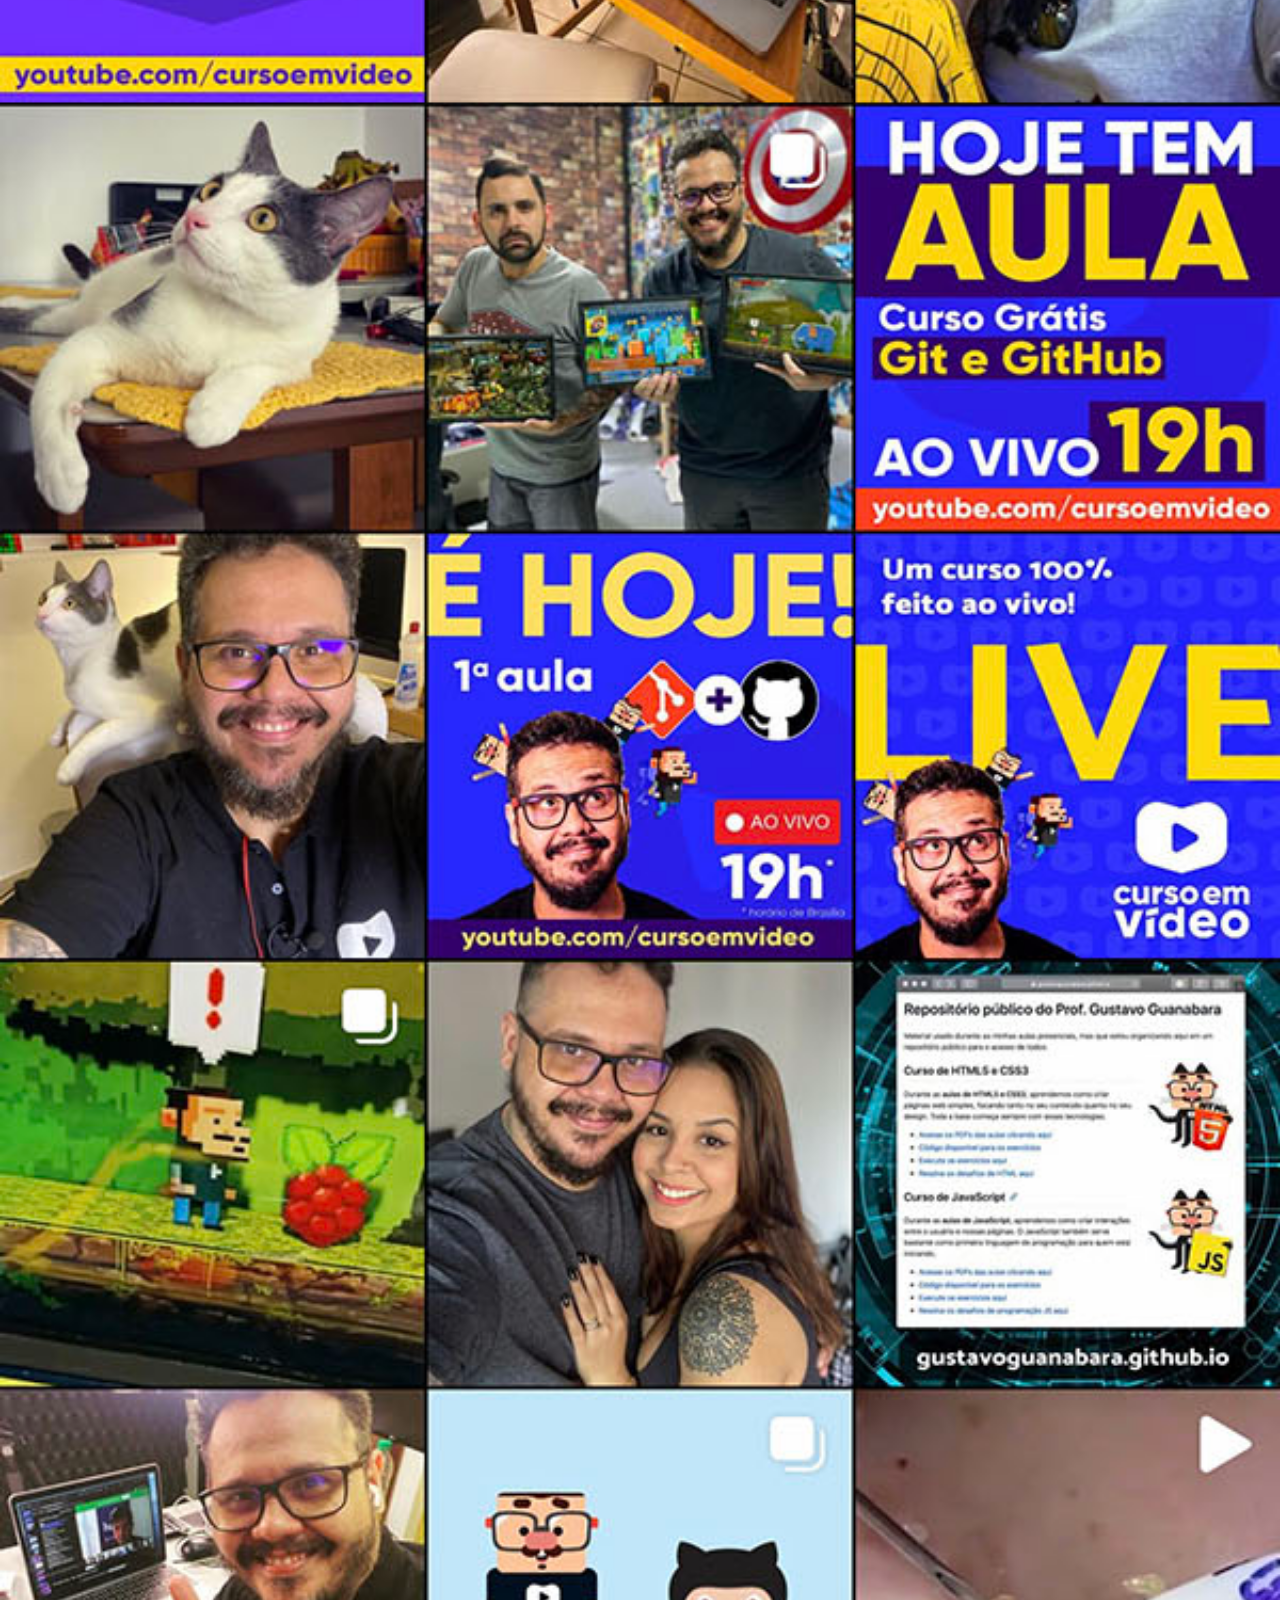
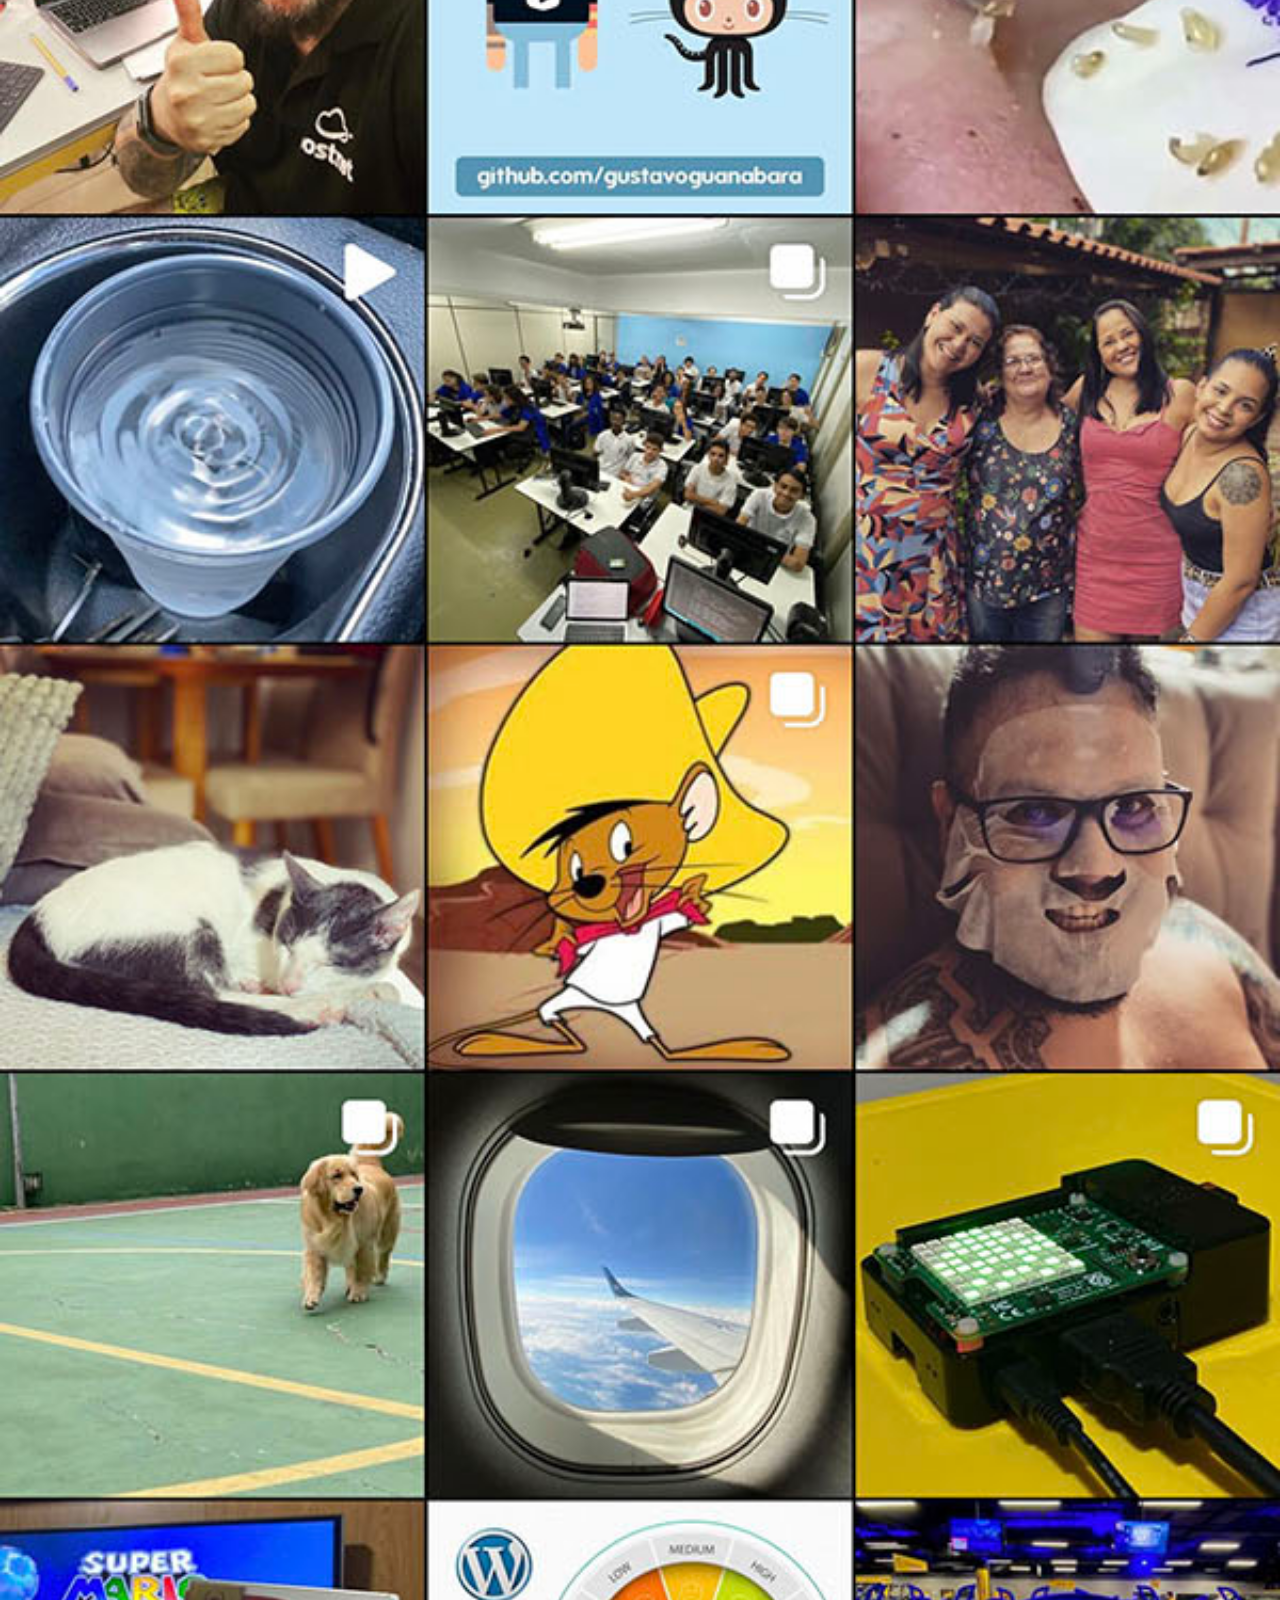
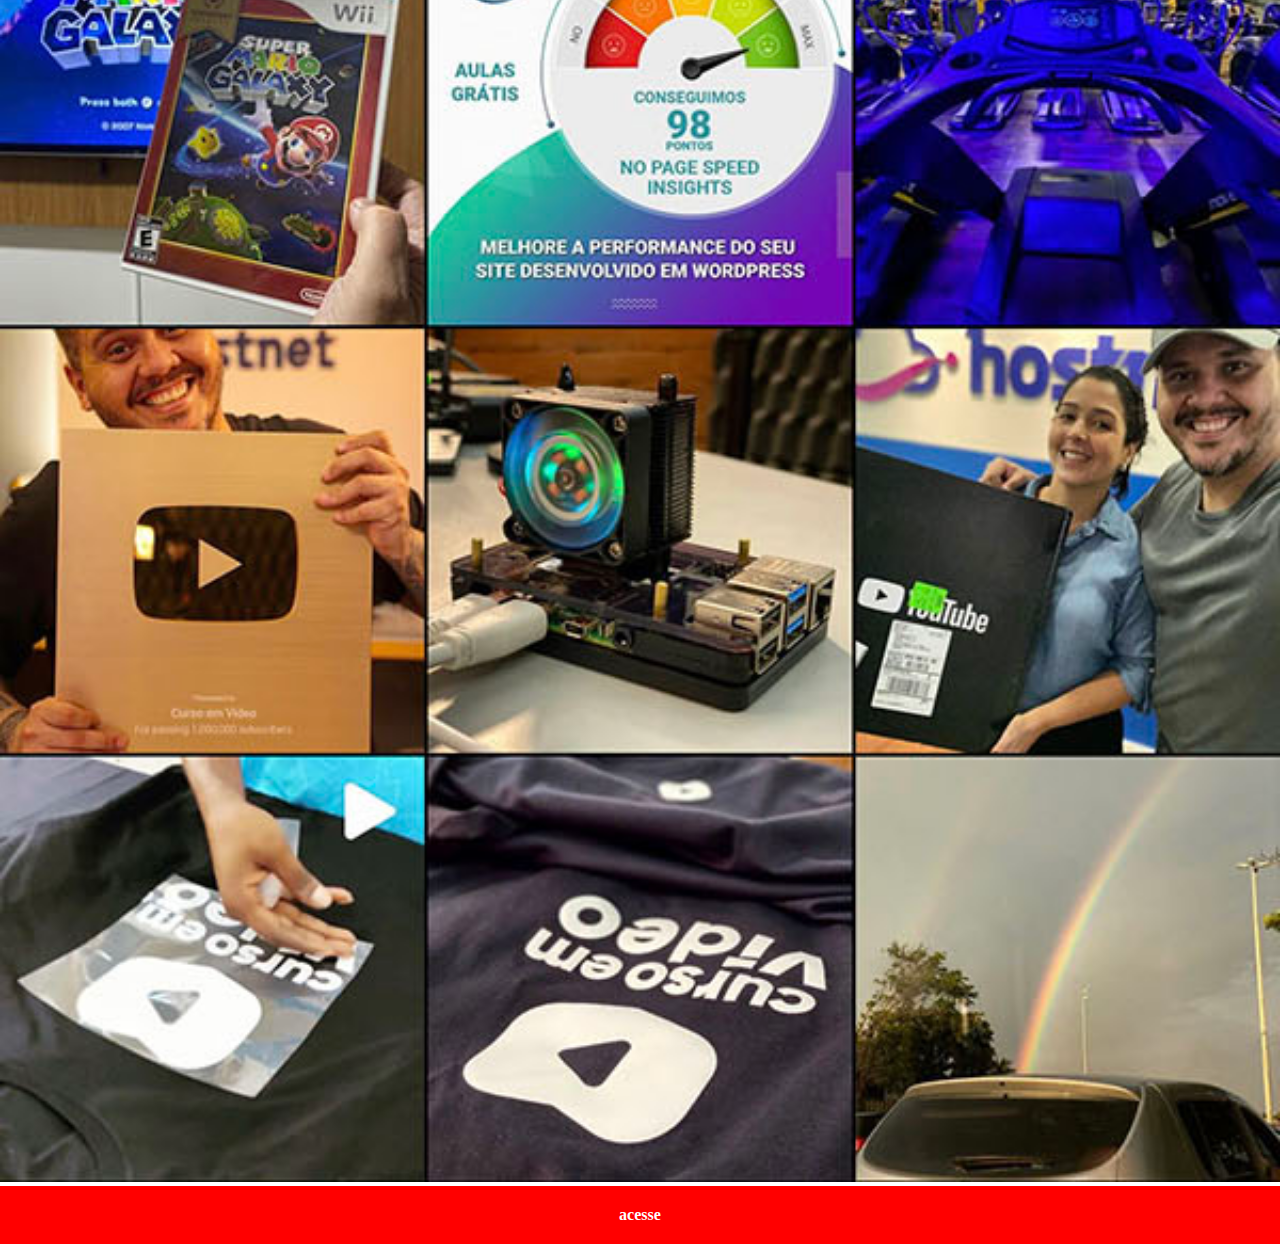
<file: intagram.html>
<!DOCTYPE html>
<html lang="pt-br">
<head>
  <meta charset="UTF-8">
  <meta name="viewport" content="width=device-width, initial-scale=1.0">
  <title>intagram</title>
  <link rel="stylesheet" href="estilos/social.css">
</head>
<body>
<img src="imagens/tela-instagram.jpg" alt="insta">
<a href="https://www.instagram.com/" target="_blank"> acesse</a>
  
</body>
</html>
</file>
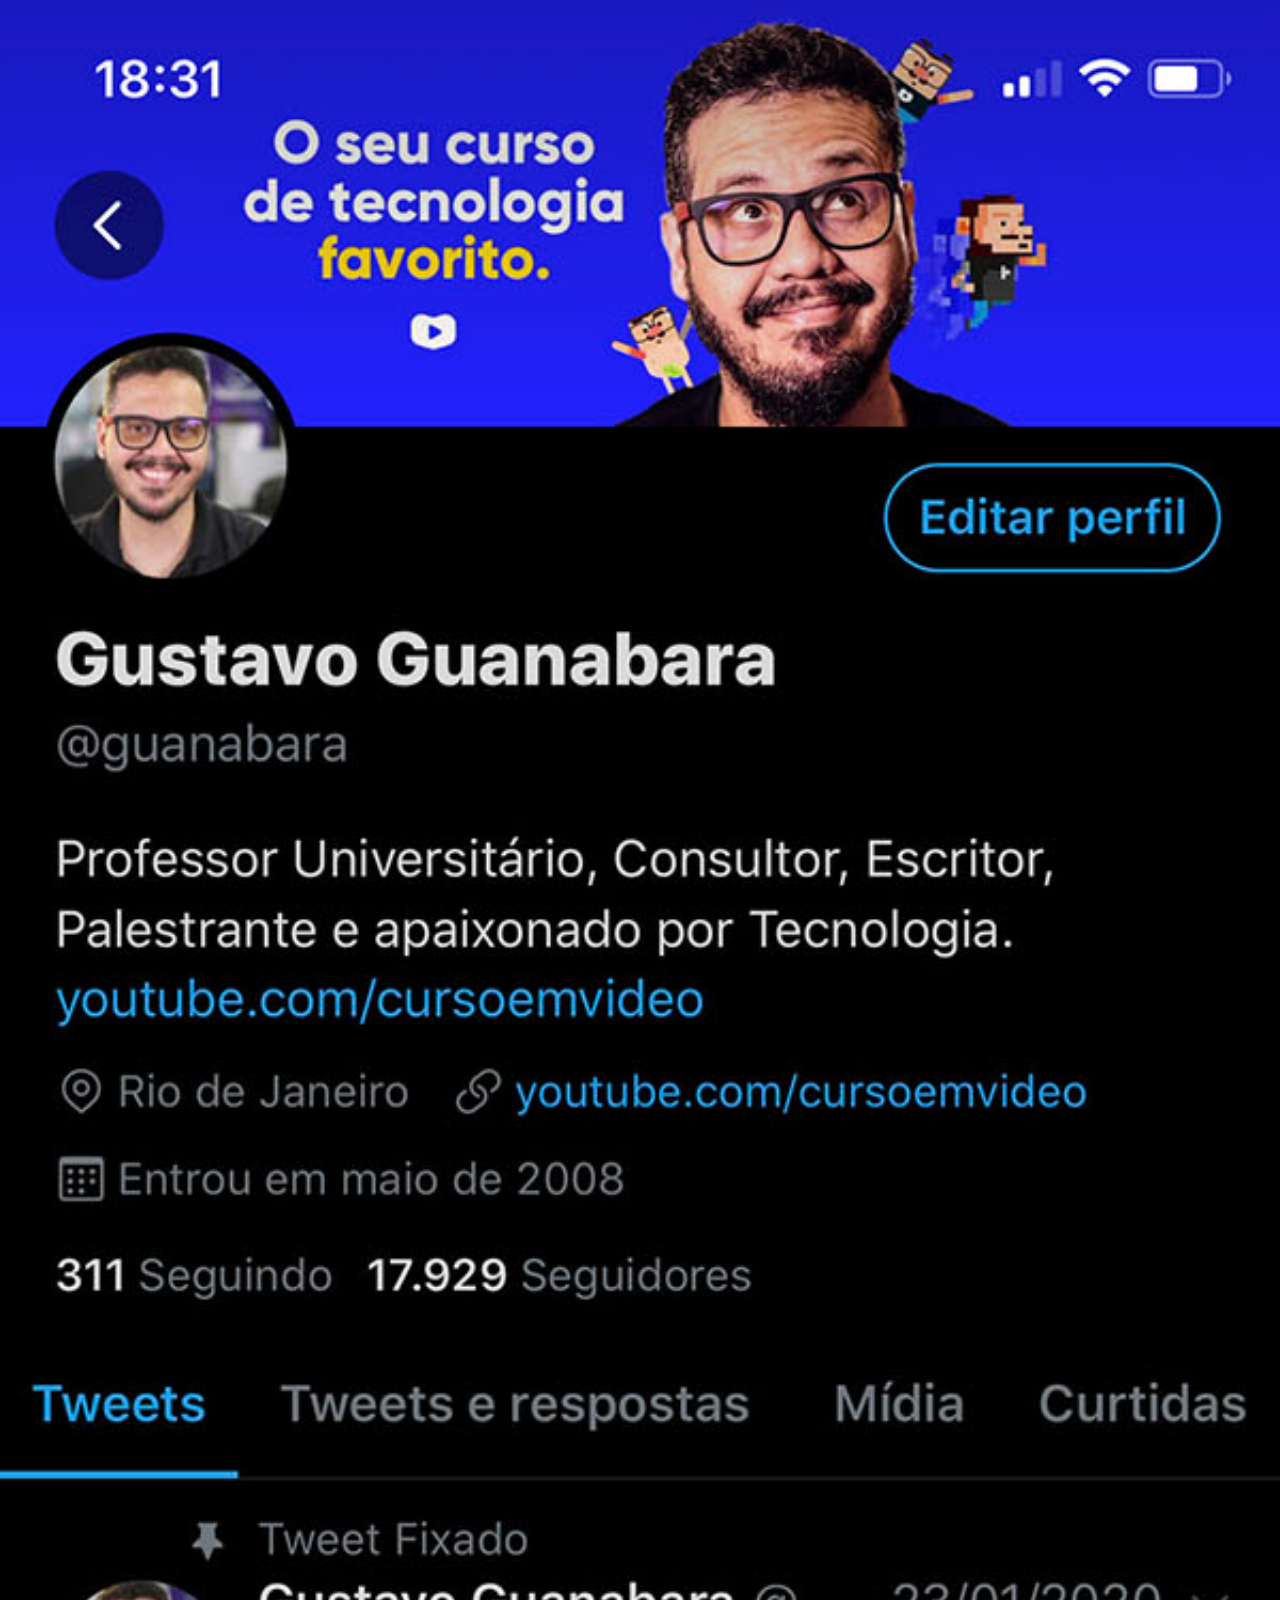
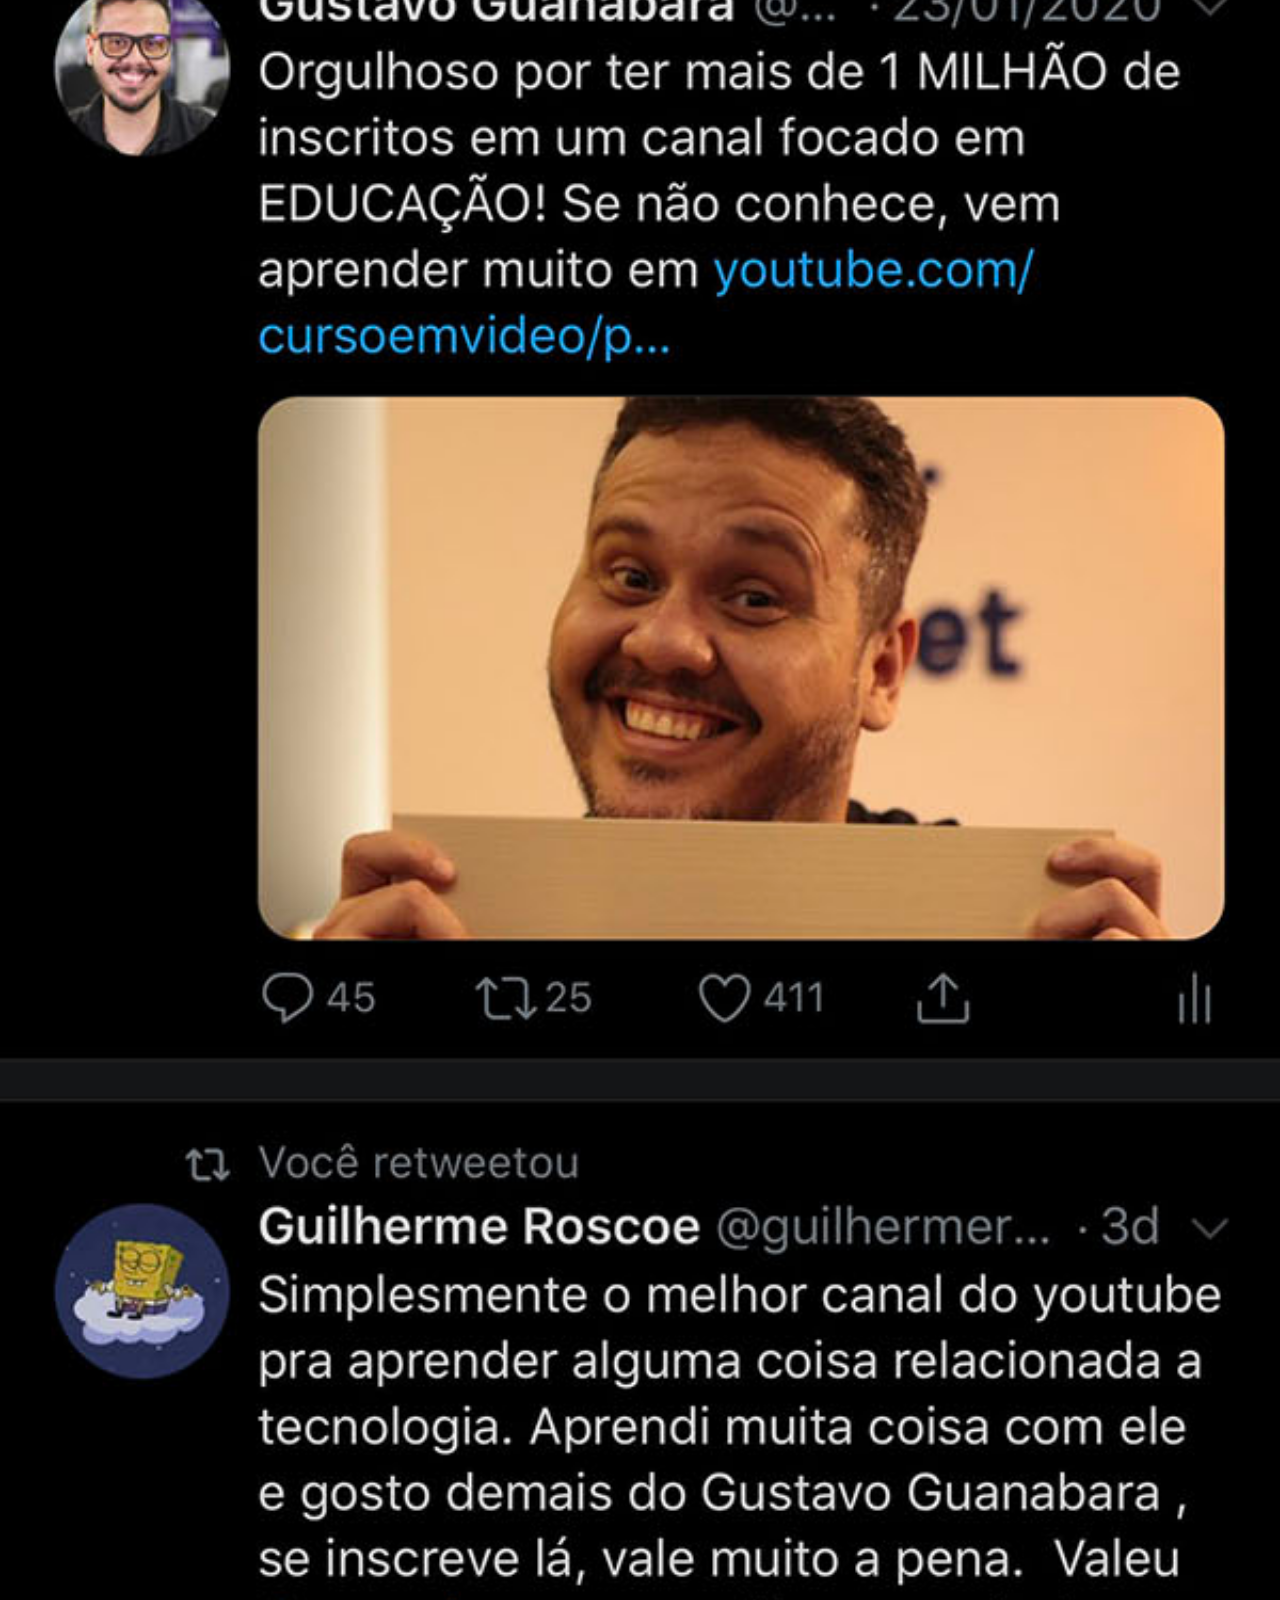
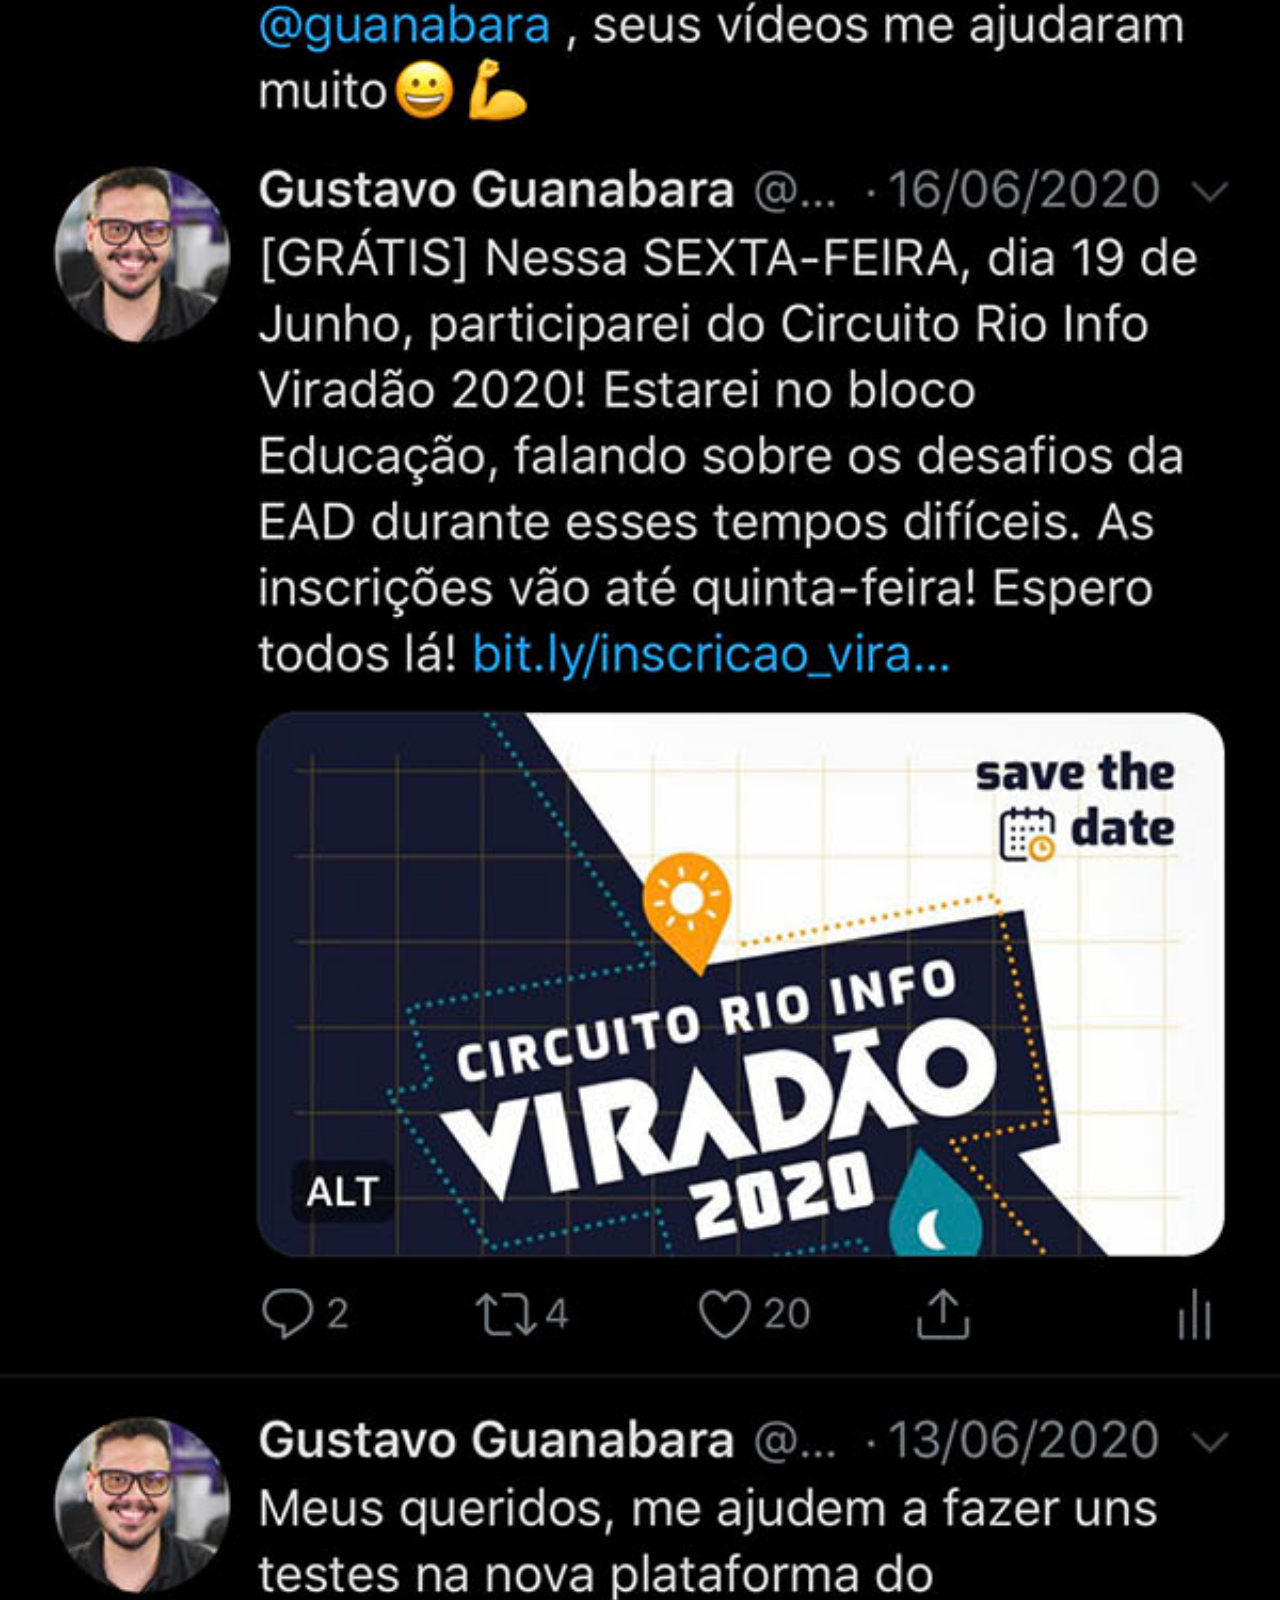
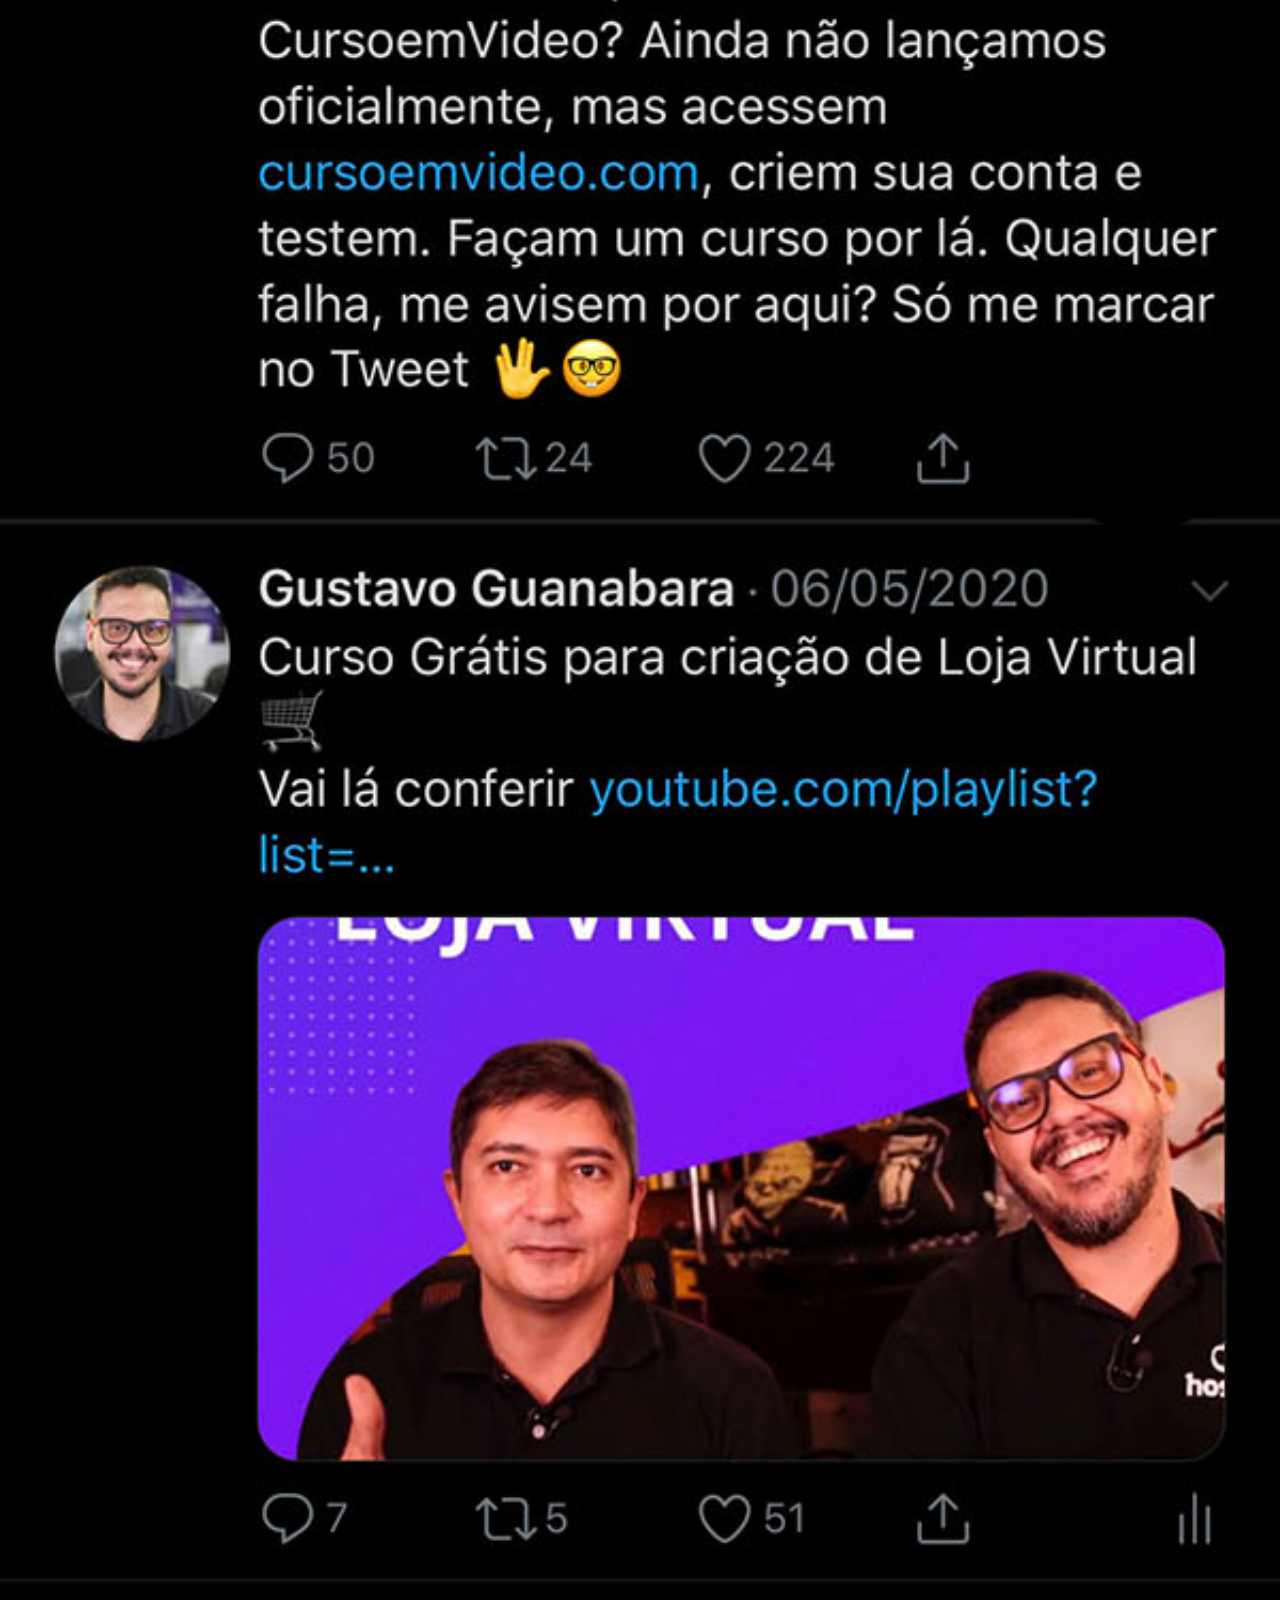
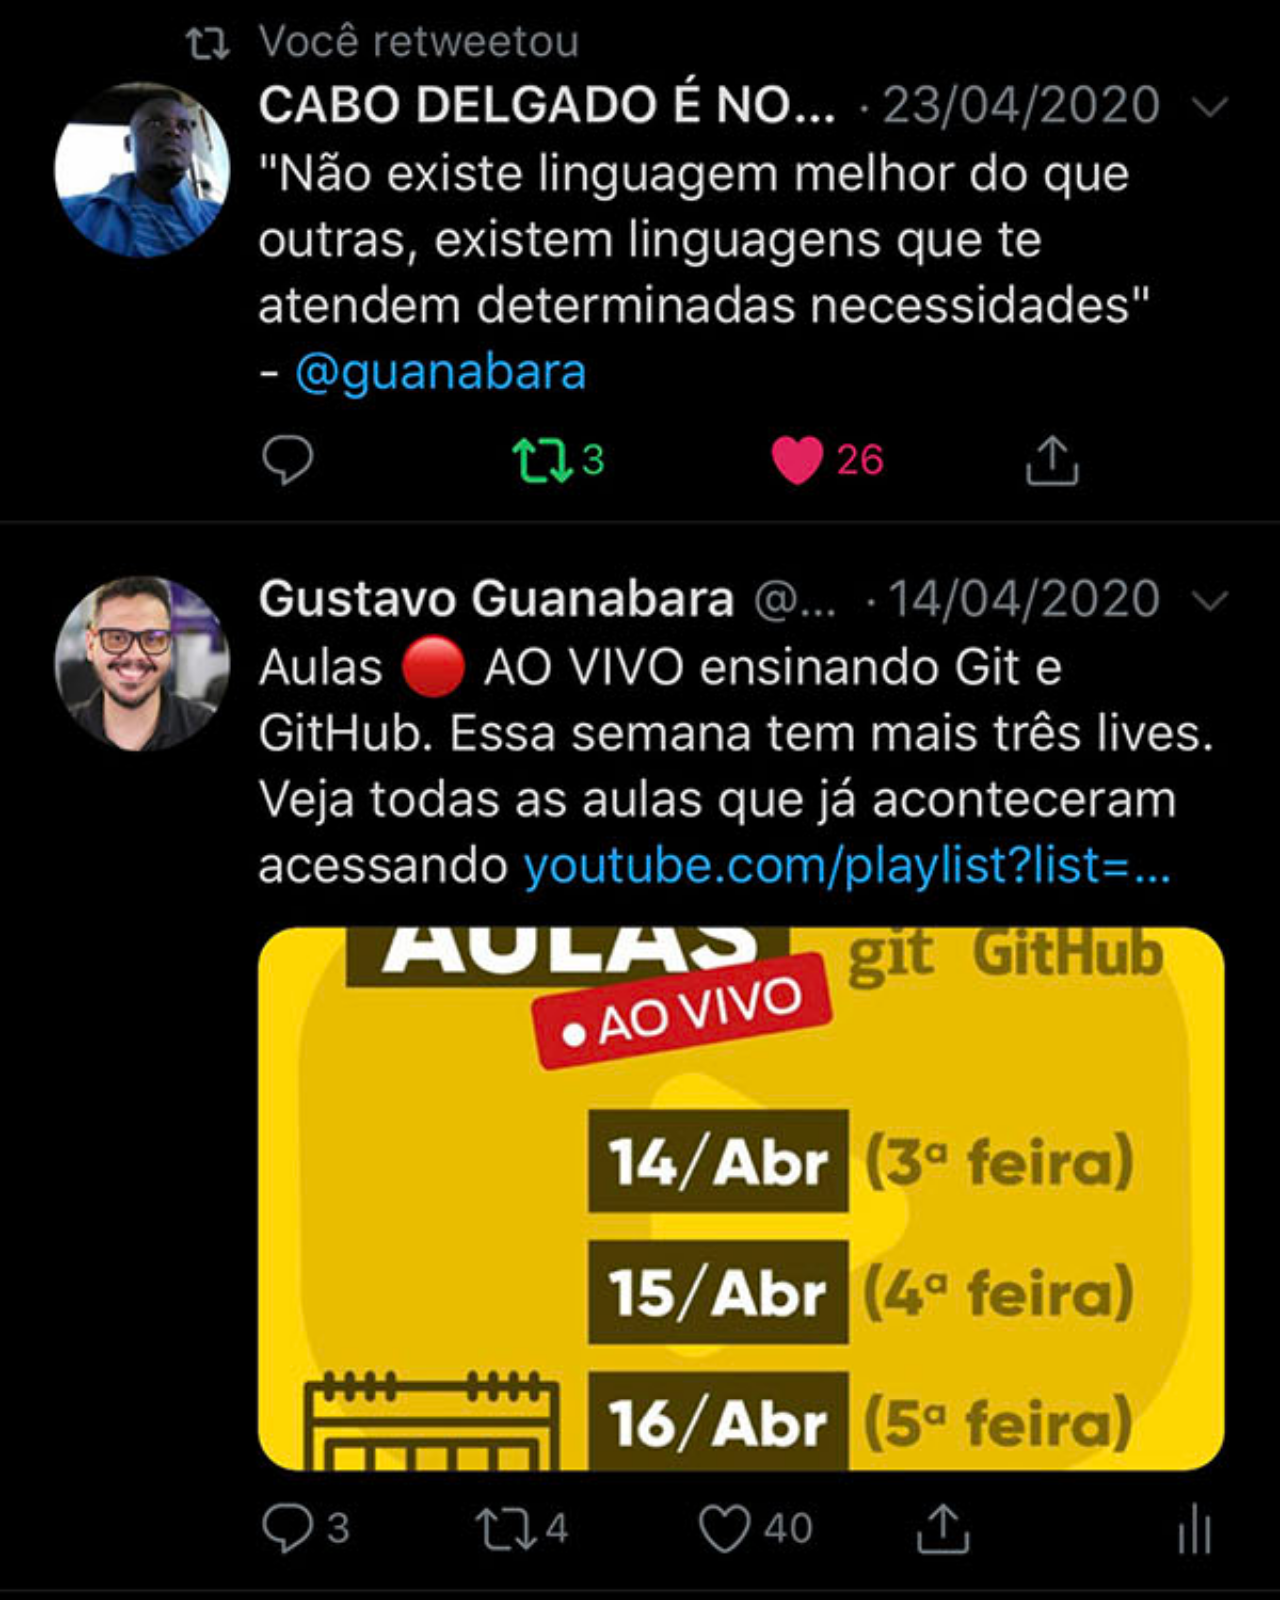
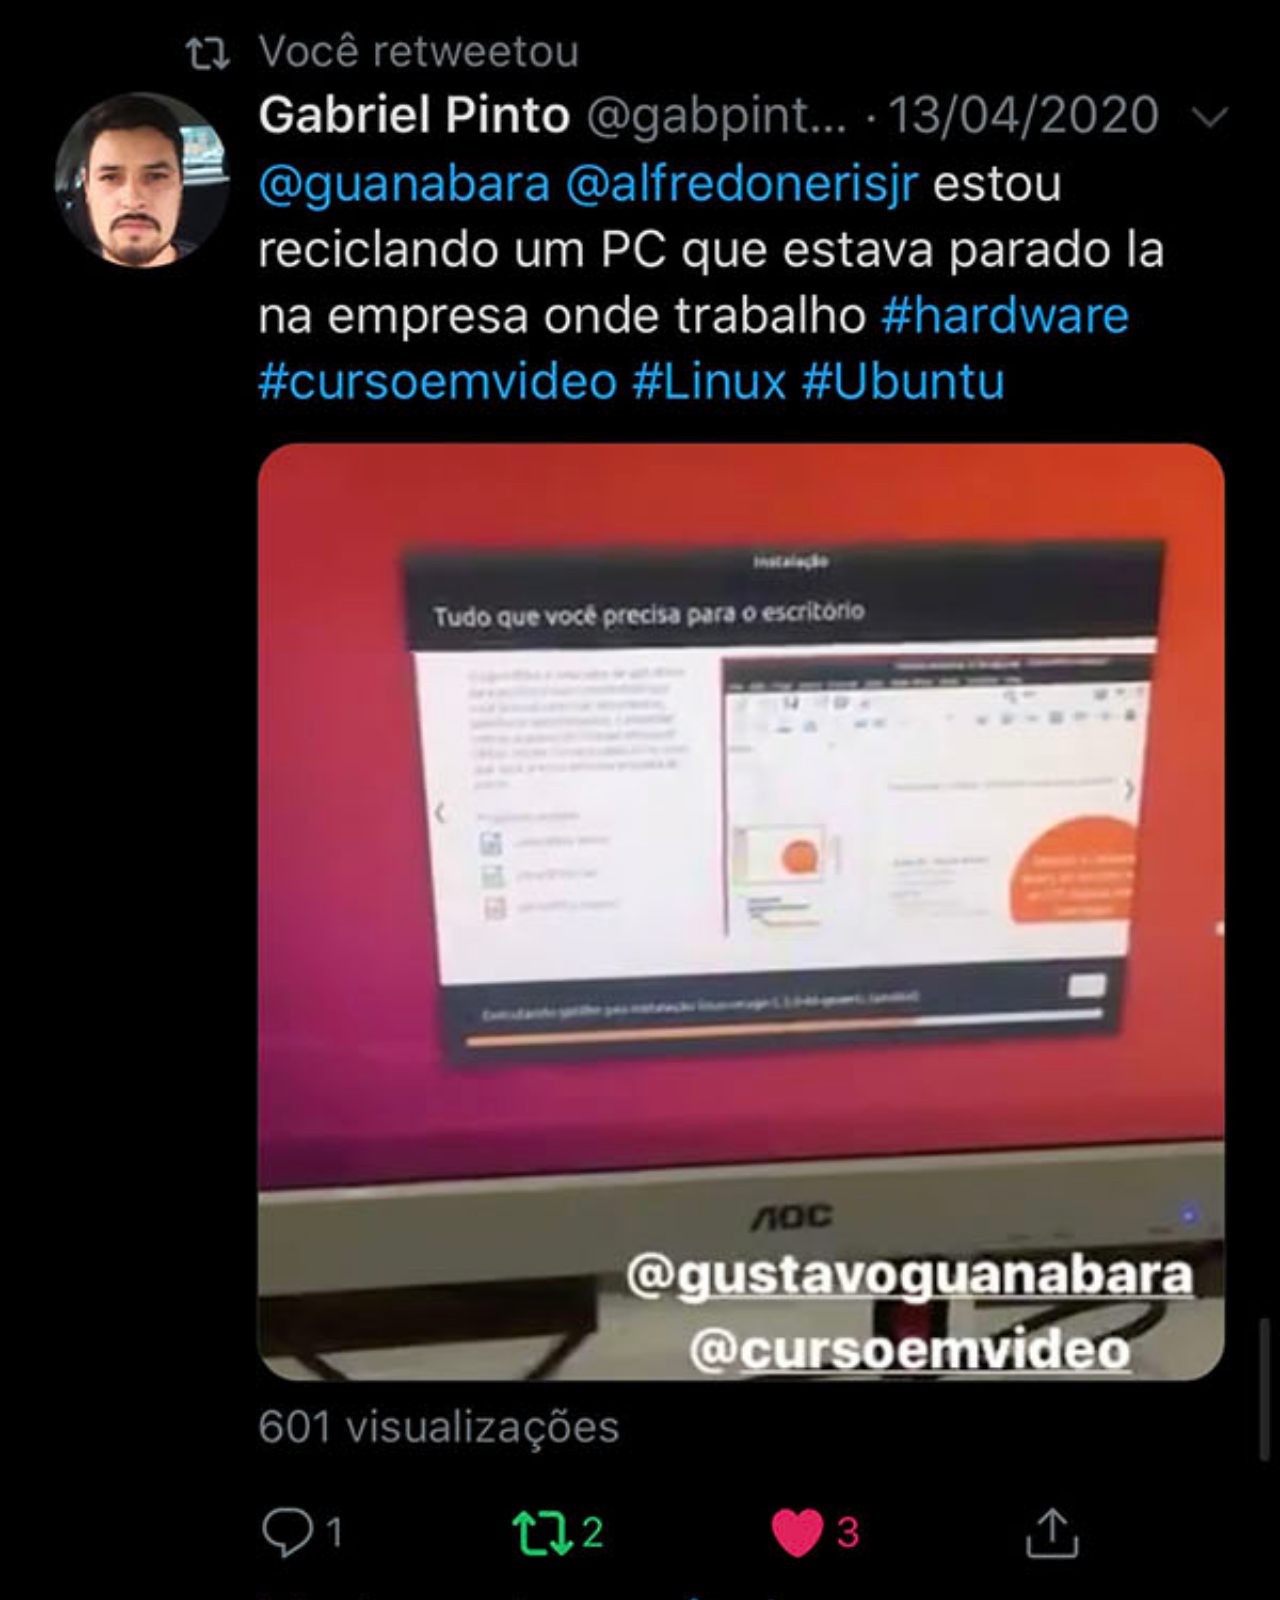
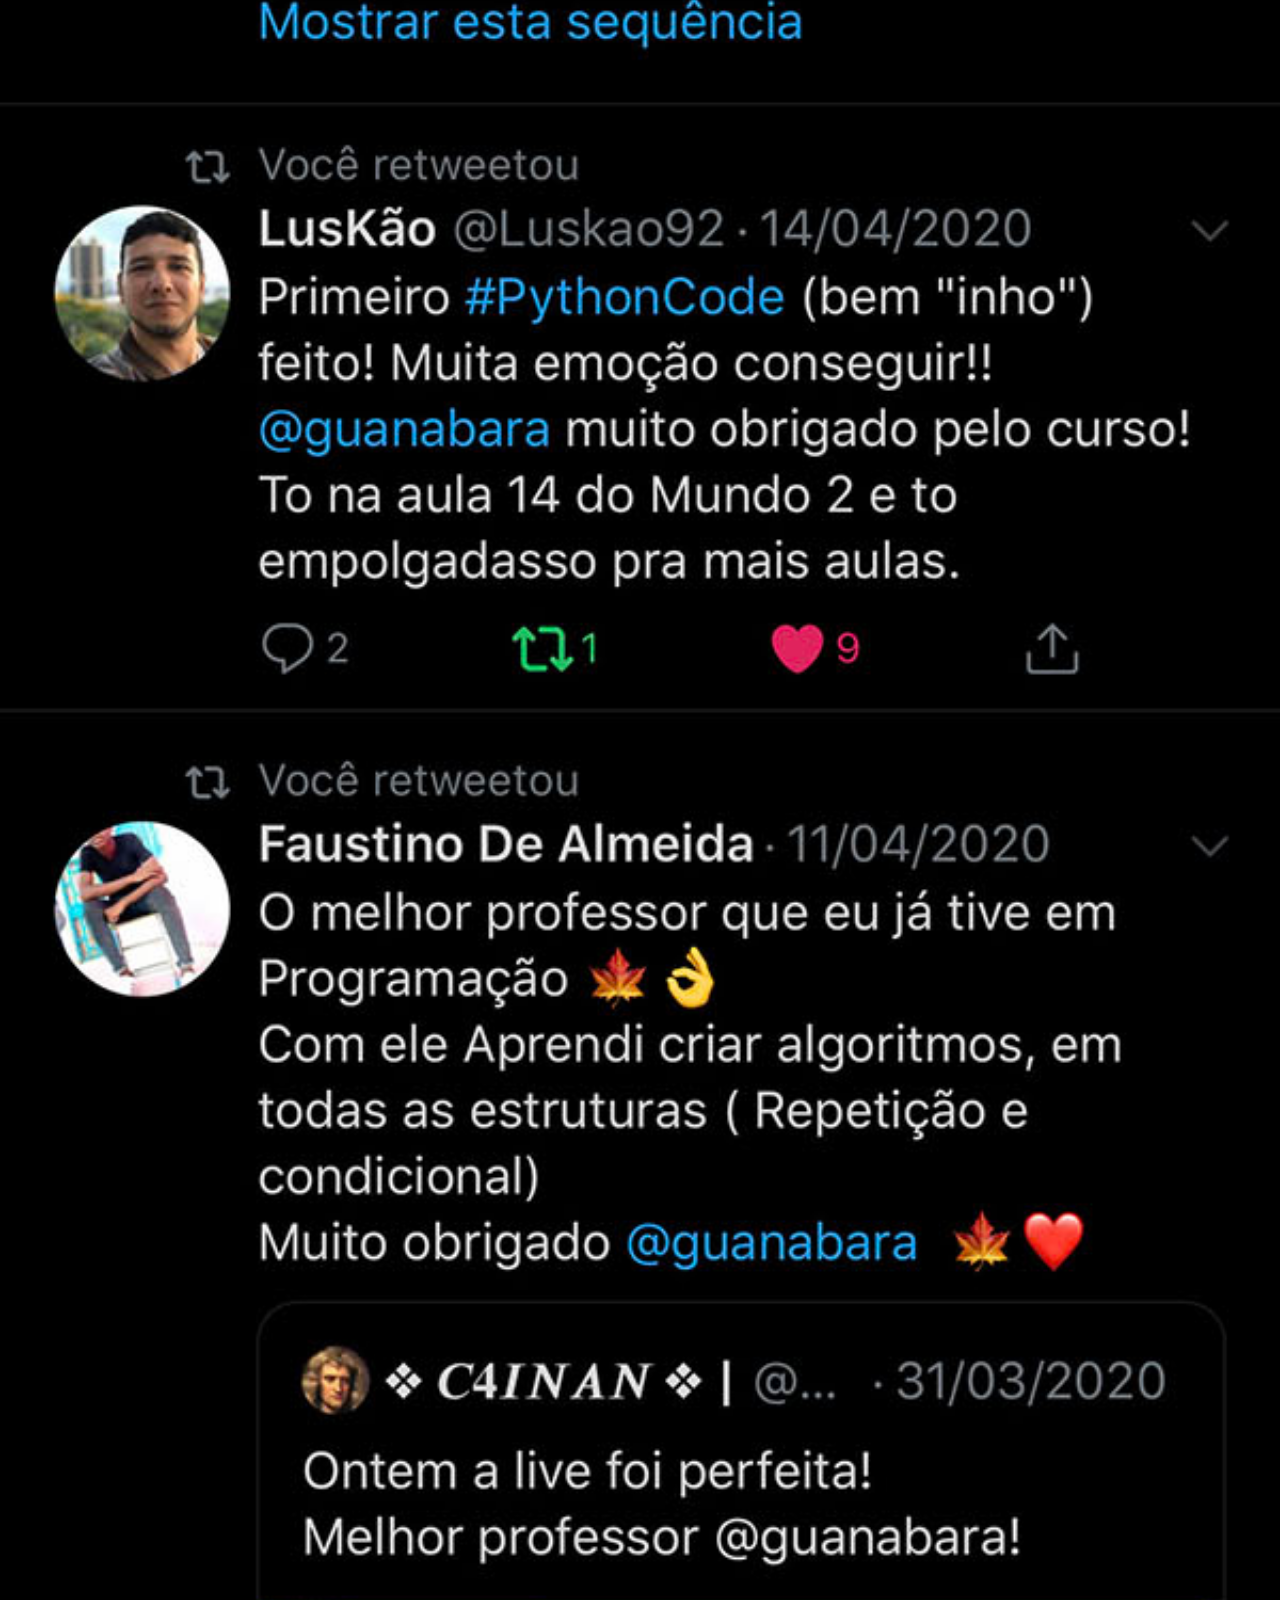
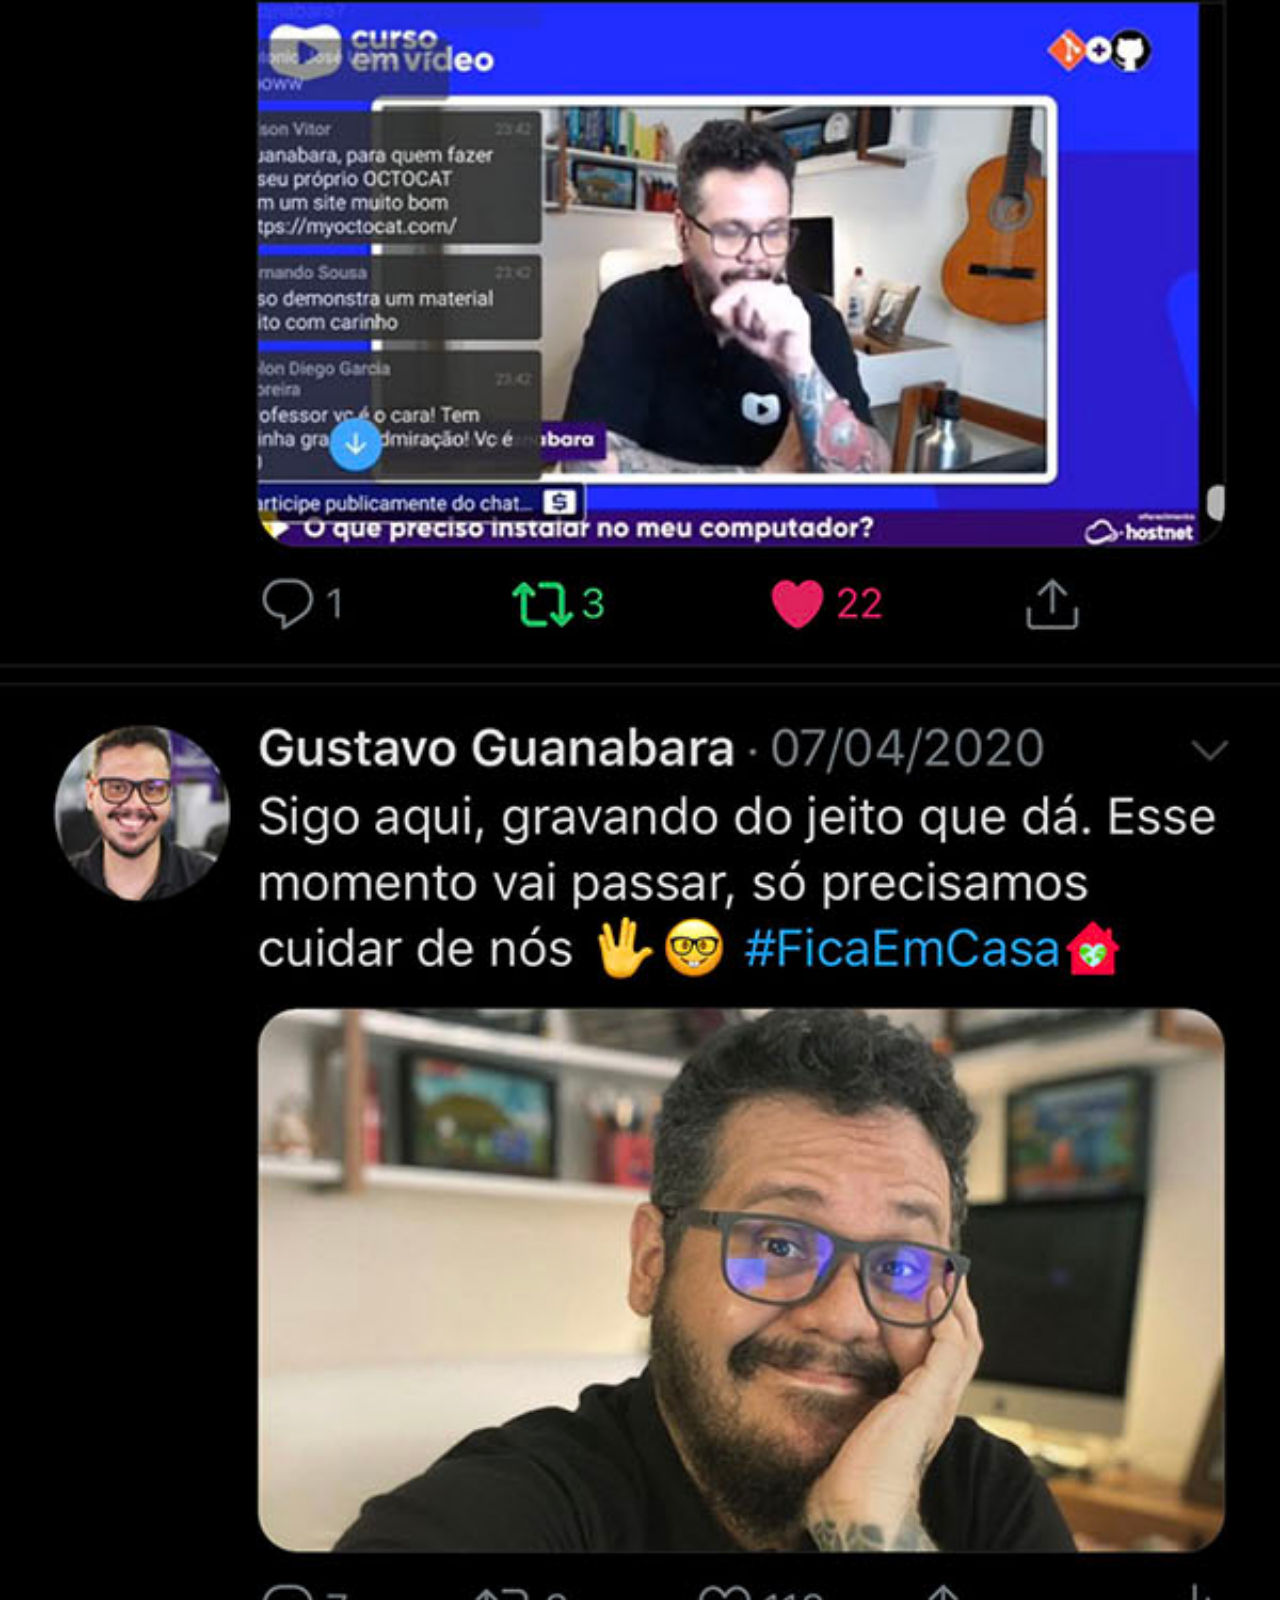
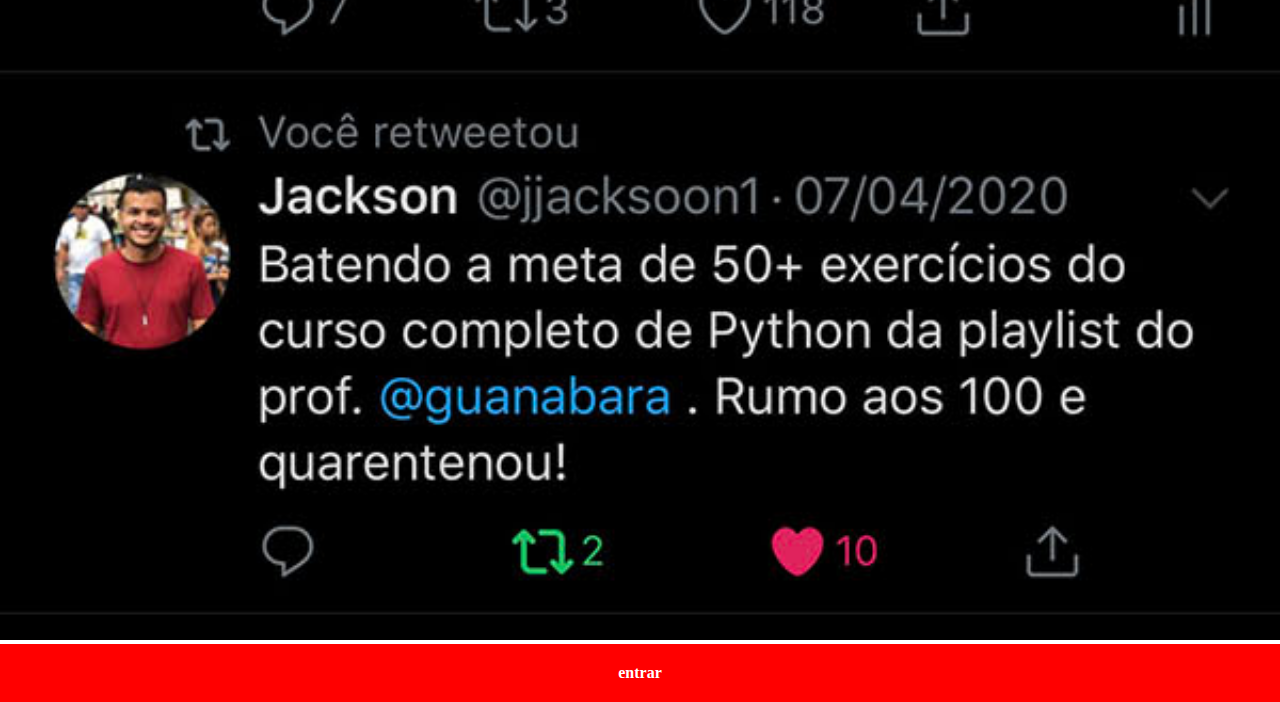
<file: twiter.html>
<!DOCTYPE html>
<html lang="pt-br">
<head>
  <meta charset="UTF-8">
  <meta name="viewport" content="width=device-width, initial-scale=1.0">
  <title>twiter</title>
  <link rel="stylesheet" href="estilos/social.css">
</head>
<body>
  <img src="imagens/tela-twitter.jpg" alt="twitter">
  <a href="https://x.com/?lang=pt-br" target="_blank"> entrar</a>
</body>
</html>
</file>
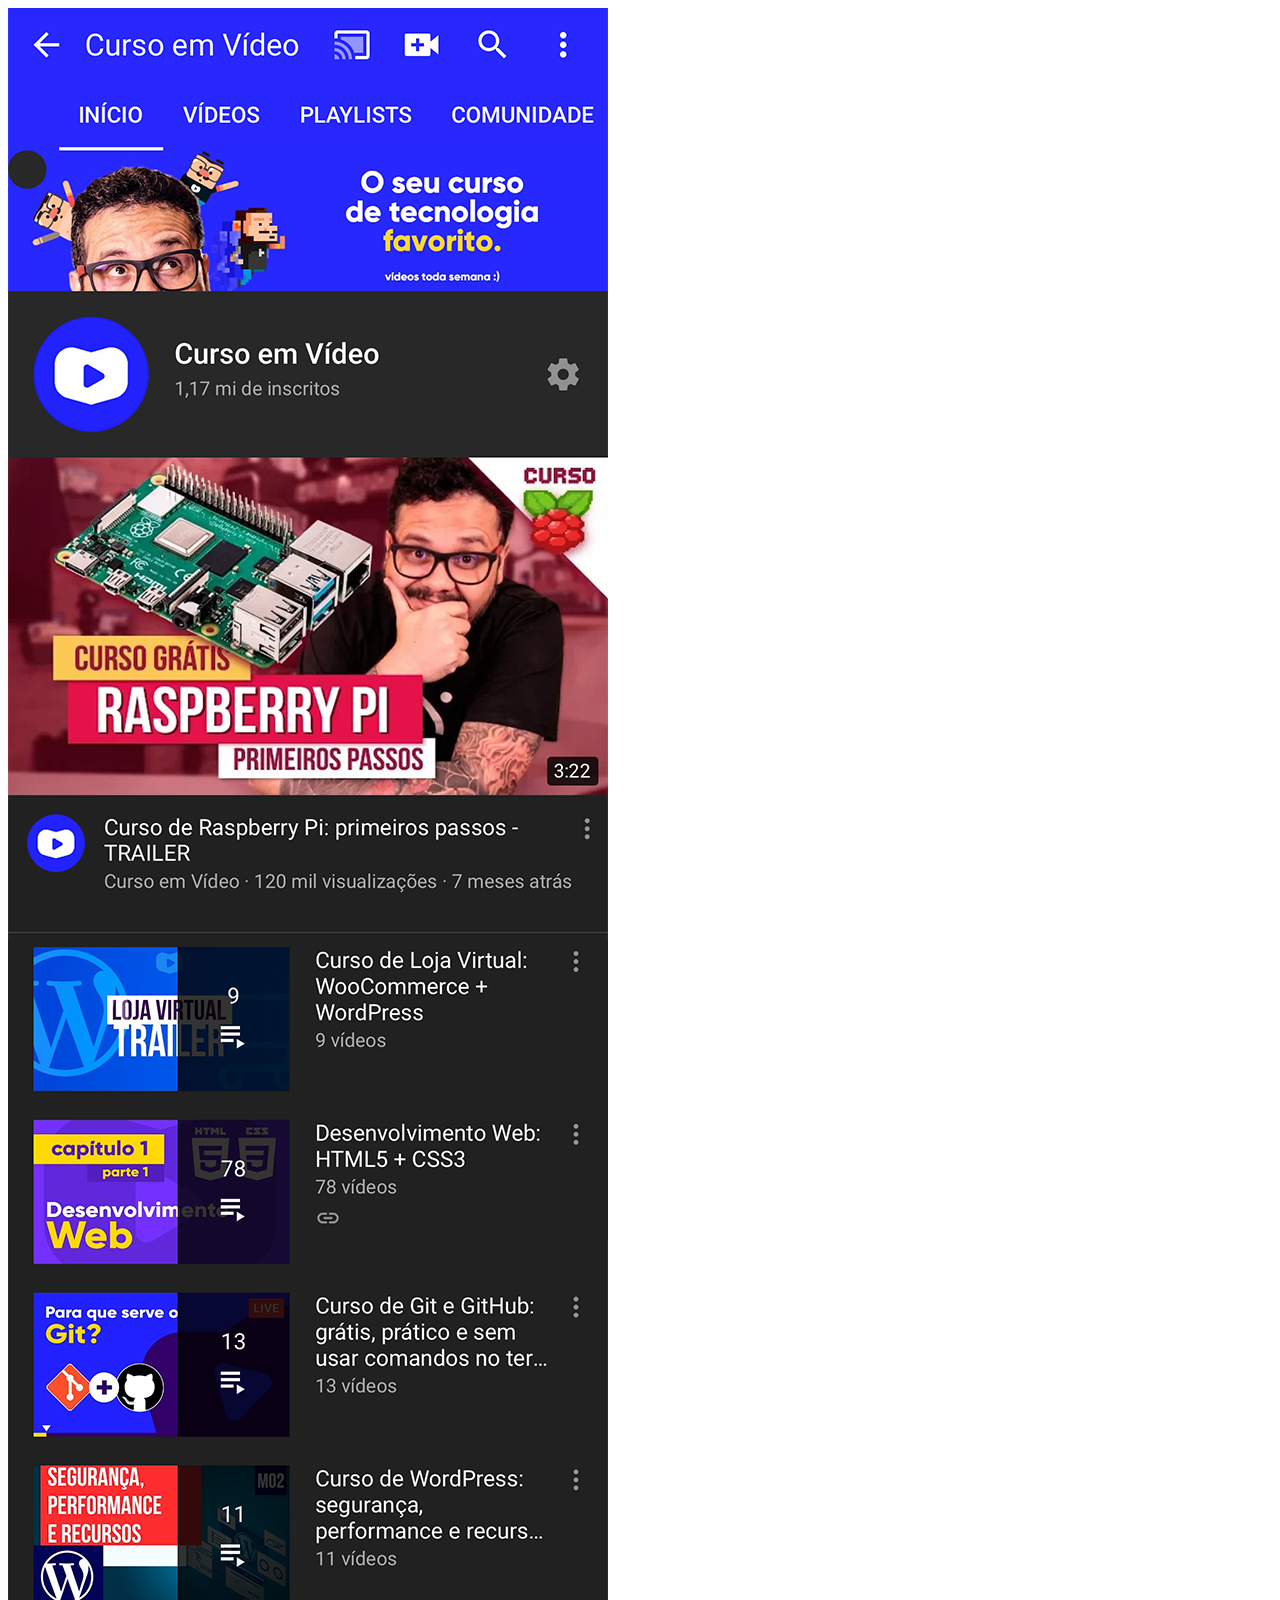
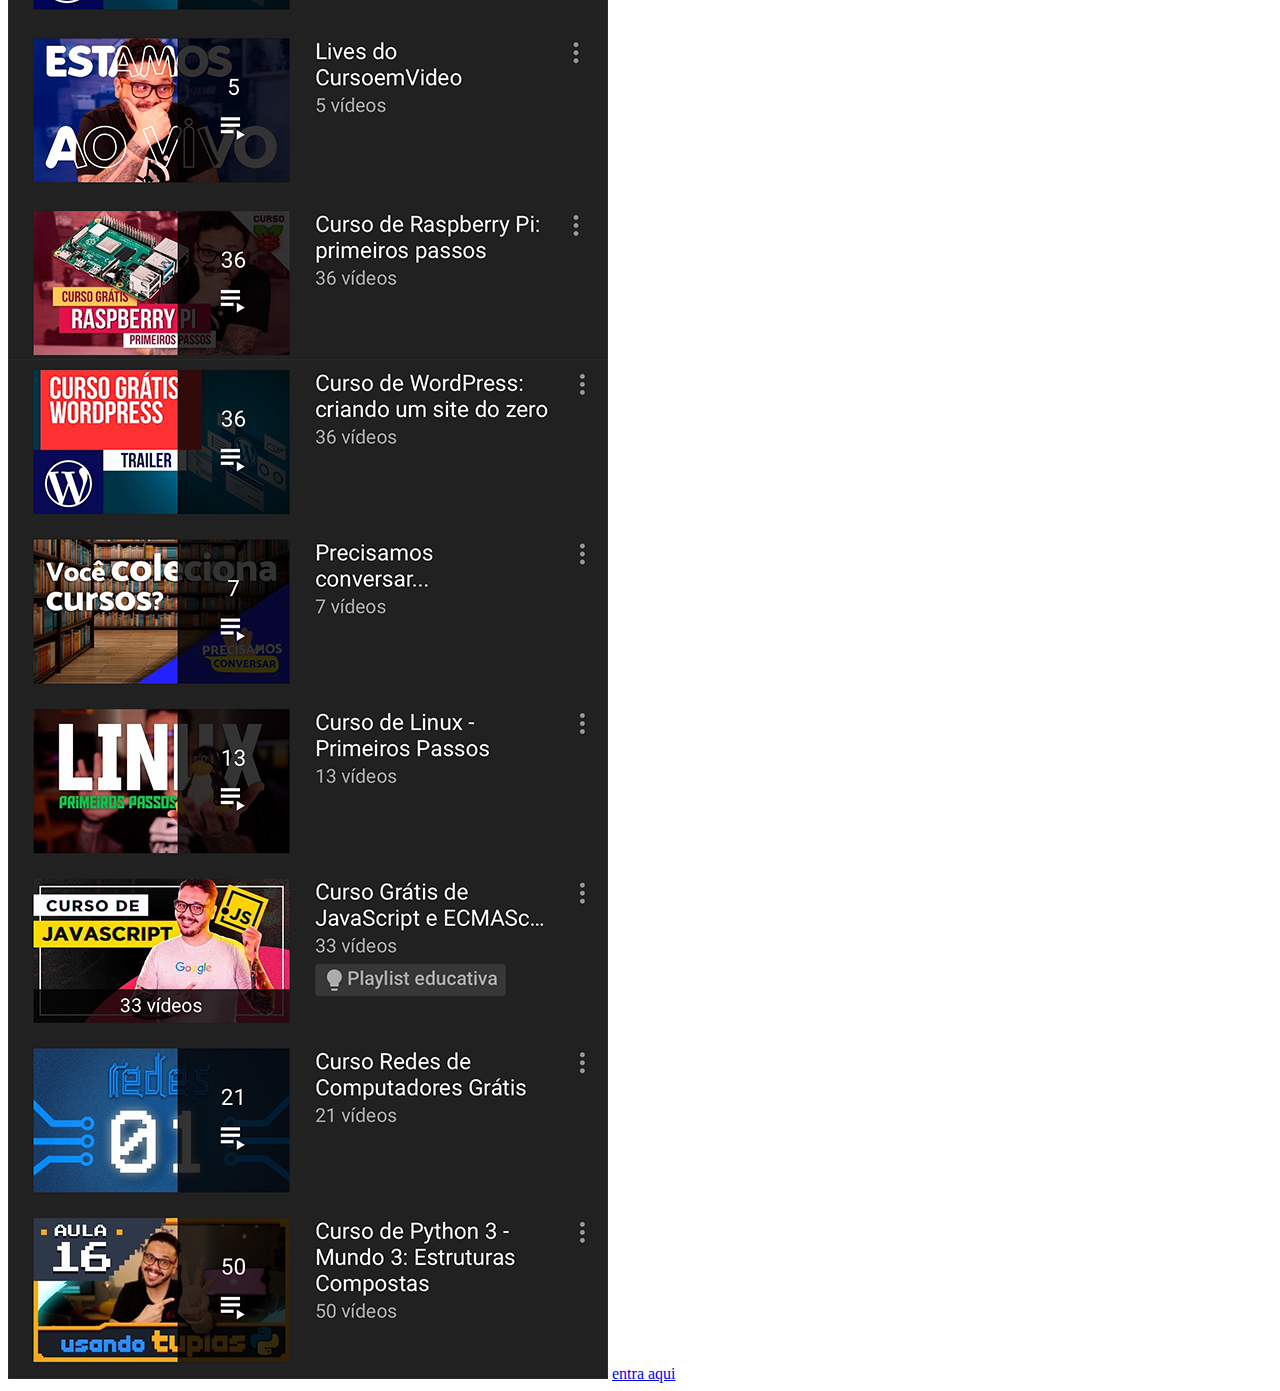
<file: youtube.html>
<!DOCTYPE html>
<html lang="pt-br">
<head>
  <meta charset="UTF-8">
  <meta name="viewport" content="width=device-width, initial-scale=1.0">
  <title>Document</title>

   


</head>
<body>
  <img src="imagens/tela-youtube.png" alt="youtube">
  <a href="https://www.youtube.com/watch?v=ar5UB2MxraE&list=PLHz_AreHm4dkcVCk2Bn_fdVQ81Fkrh6WT&index=15" target="_blank"> entra aqui </a>
  
</body>
</html>
</file>
<file: estilos/style.css>
@charset "UTF-8";

* {
  margin: 0px;
  padding: 0px;
  font-family: Arial, Helvetica, sans-serif;
  ::-webkit-scrollbar {
    width: 0px;
    height: 0px;
  }
}

html , body {
  height: 100vh;
  width: 100vw;
  background-color: black;


}
body {
  background: url('../imagens/fundo-madeira.jpg') no-repeat top center;
  background-size: cover;
  background-attachment: fixed;
  
}
main {
  height: 98vh;
  position: relative;
  
}
section#telefone {
  position: absolute;
  top: 50%;
  left: 50%;
  transform: translate(-50%,-50%);

  height: 627px;
  width: 311px;
  
  background:  url('../imagens/frame-iphone.png') no-repeat;
}
iframe#tela {
  position: relative;
  top: 80px;
  left: 22px;
  width: 267px;
  height: 471px;
}
section#redes  img{
  width: 50px;
  margin: 10px;
  border-radius: 50%;
  box-shadow:  2px 2px 5px rgba(0, 0, 0, 0.39);
  box-sizing: border-box;
}
section#redes {
  text-align: right;
}
section#redes img:hover {
  border: 2px solid rgba(255, 255, 255, 0.507);
  transform: translate(-3px ,-3px);
  box-shadow: 5px 5px 10px black;
  transition: transform 0.3s;

}
</file>
<file: estilos/social.css>
@charset "UTF-8";

* {
  margin: 0px;
  padding: 0px;
}
img {
  width:100vw ;
  

}

::-webkit-scrollbar {
width: 0px;
height: 0px;
}
a{
  display: block;
  background-color: red;
  color: white;
  padding: 20px;
  text-align: center;
  font-weight: bolder;
  text-decoration: none;
}
a:hover  {
  background-color: brown;

}
</file>
